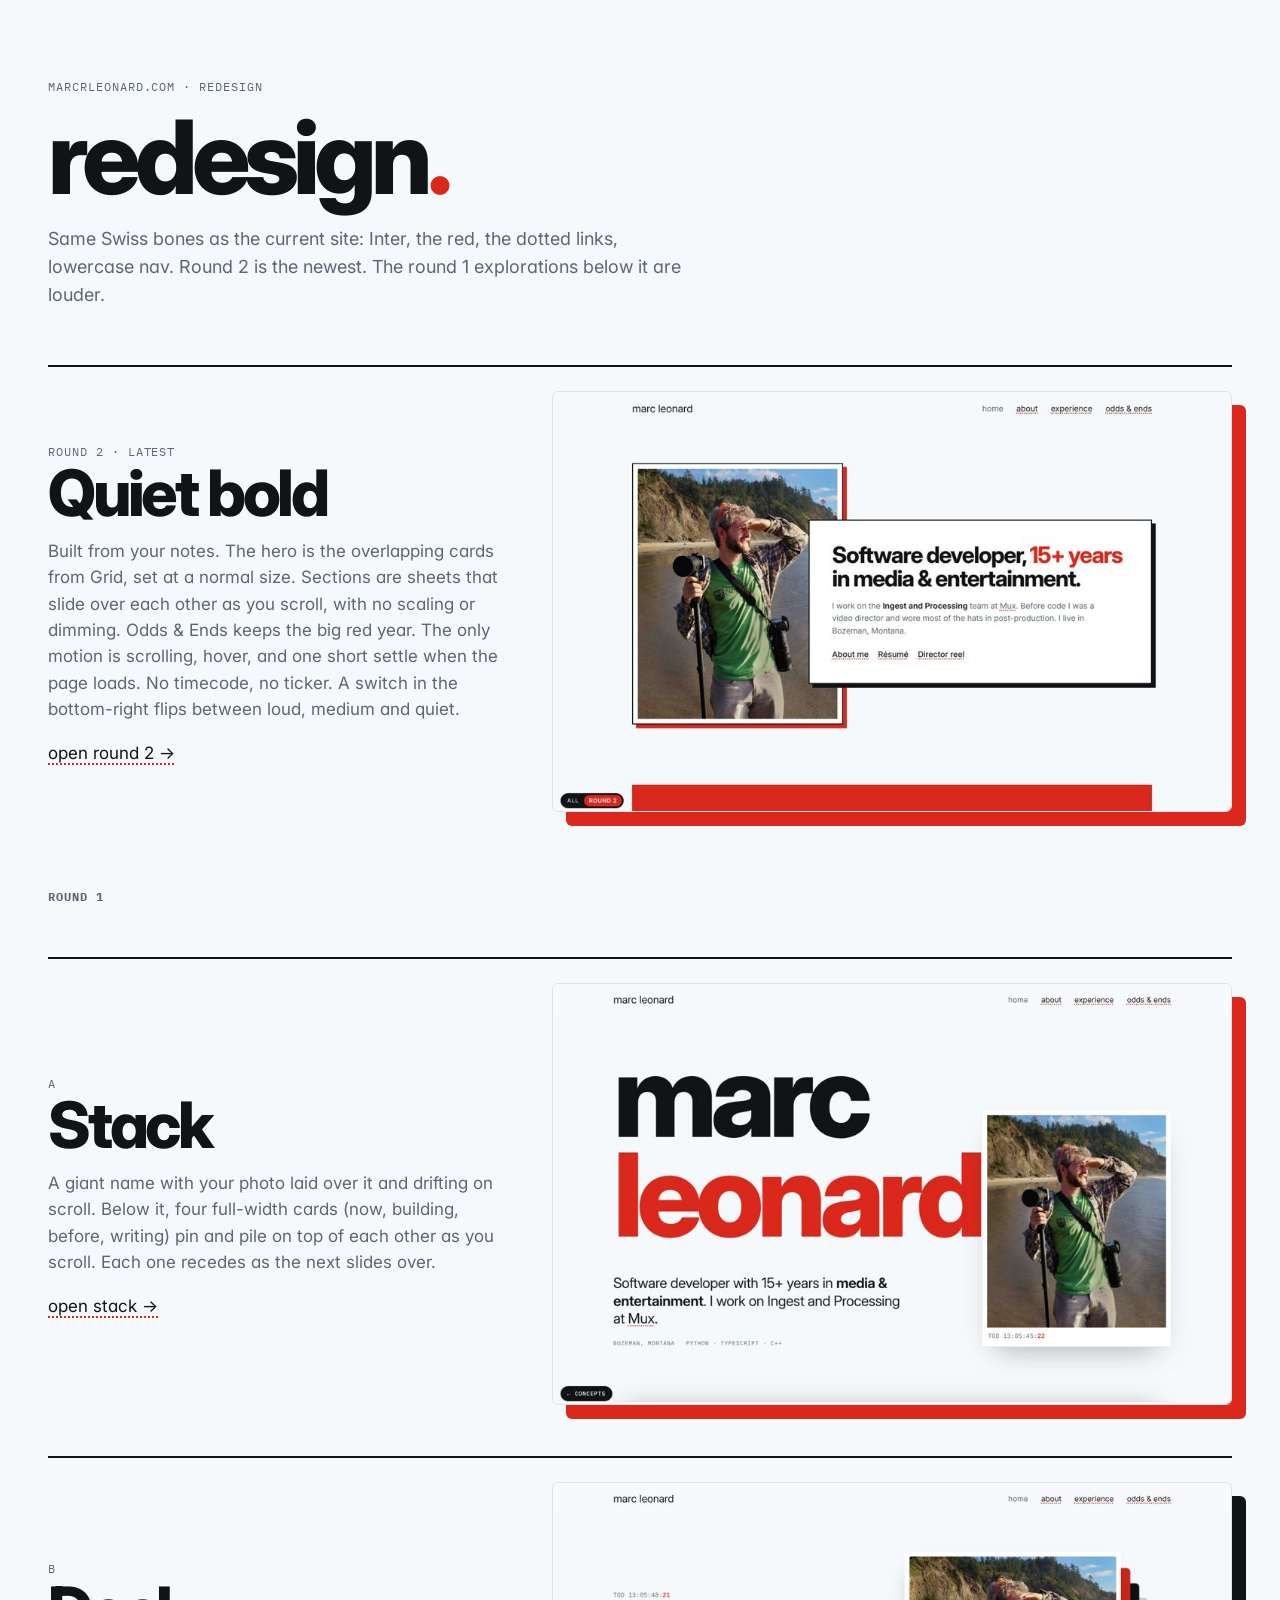
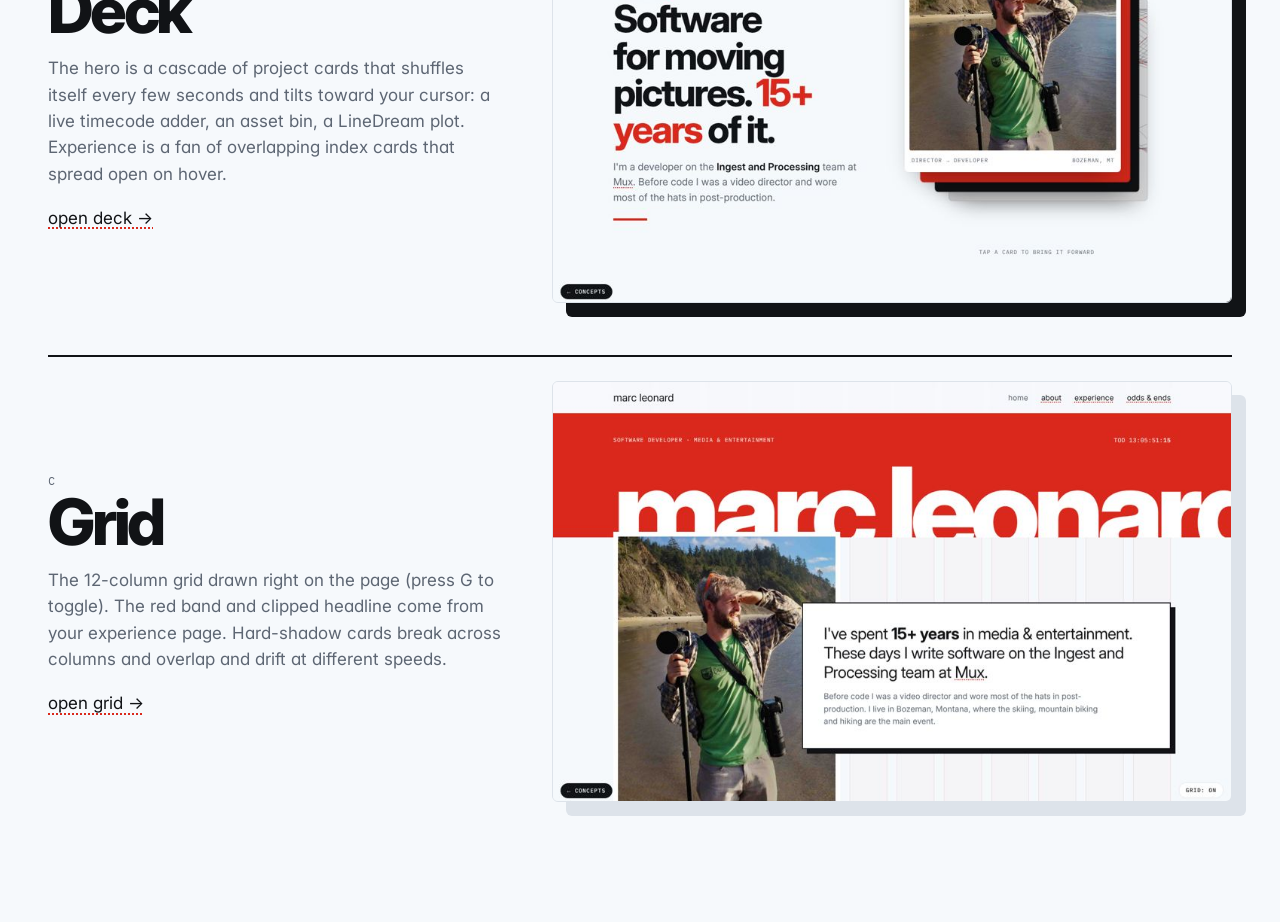
<file: designs/index.html>
<!doctype html>
<meta charset="utf-8">
<meta name="viewport" content="width=device-width, initial-scale=1, viewport-fit=cover">
<title>marcrleonard.com Redesign</title>
<link rel="preconnect" href="https://fonts.googleapis.com">
<link rel="preconnect" href="https://fonts.gstatic.com" crossorigin>
<link rel="stylesheet" href="https://fonts.googleapis.com/css2?family=Inter:opsz,wght@14..32,300..900&family=IBM+Plex+Mono:wght@400;500&display=swap">
<link rel="stylesheet" href="shared.css">
<script src="vt.js"></script>
<style>
/* Index of three directions: a plain Swiss list, each row a big thumbnail that lifts on hover. */
.intro { padding-block: clamp(32px, 6vw, 72px) 32px; }
.intro h1 { font-size: clamp(44px, 8vw, 112px); font-weight: 800; letter-spacing: -0.06em; line-height: .85; }
.intro h1 span { color: var(--red); }
.intro p { margin-top: 24px; max-width: 60ch; color: var(--muted); font-size: 18px; }
.list { display: grid; gap: clamp(28px, 4vw, 56px); padding-block: 24px 120px; }
.row { display: grid; grid-template-columns: 1fr 1.5fr; gap: clamp(20px, 4vw, 56px); align-items: center; text-decoration: none; border-top: 2px solid var(--ink); padding-top: 24px; }
.row > * { min-width: 0; }
.row h2 { font-size: clamp(36px, 5vw, 64px); font-weight: 800; letter-spacing: -0.05em; line-height: .95; }
.row p { margin-top: 14px; color: var(--muted); max-width: 46ch; }
.row .go { display: inline-block; margin-top: 18px; text-decoration: underline dotted var(--red); text-underline-offset: 4px; text-decoration-thickness: 2px; }
.shot { position: relative; }
.shot img { width: 100%; aspect-ratio: 900 / 558; object-fit: cover; object-position: top; border: 1px solid var(--line); border-radius: 6px; position: relative; z-index: 1; transition: transform .5s cubic-bezier(.2,.8,.2,1); }
.shot::before { content: ""; position: absolute; inset: 0; border-radius: 6px; background: var(--red); transform: translate(14px, 14px); transition: transform .5s cubic-bezier(.2,.8,.2,1); }
.row:nth-of-type(3) .shot::before { background: var(--ink); }
.row:nth-of-type(4) .shot::before { background: var(--line); }
.row:hover .shot img, .row:focus-visible .shot img { transform: translate(-6px, -6px); }
.row:hover .shot::before { transform: translate(20px, 20px); }
@media (max-width: 760px) { .row { grid-template-columns: 1fr; } .shot::before { transform: translate(8px, 8px); } }
</style>

<div class="wrap">
  <header class="intro">
    <span class="label">marcrleonard.com · redesign</span>
    <h1 style="margin-top:16px">redesign<span>.</span></h1>
    <p>Same Swiss bones as the current site: Inter, the red, the dotted links, lowercase nav. Round 2 is the newest. The round 1 explorations below it are louder.</p>
  </header>

  <div class="list">
    <a class="row" href="v2.html">
      <div>
        <span class="label">Round 2 · latest</span>
        <h2>Quiet bold</h2>
        <p>Built from your notes. The hero is the overlapping cards from Grid, set at a normal size. Sections are sheets that slide over each other as you scroll, with no scaling or dimming. Odds &amp; Ends keeps the big red year. The only motion is scrolling, hover, and one short settle when the page loads. No timecode, no ticker. A switch in the bottom-right flips between loud, medium and quiet.</p>
        <span class="go">open round 2 →</span>
      </div>
      <div class="shot"><img src="img/thumb-v2.jpg" alt="Preview of the round 2 design"></div>
    </a>
    <h2 class="label" style="margin-top:24px">Round 1</h2>
    <a class="row" href="stack.html">
      <div>
        <span class="label">A</span>
        <h2>Stack</h2>
        <p>A giant name with your photo laid over it and drifting on scroll. Below it, four full-width cards (now, building, before, writing) pin and pile on top of each other as you scroll. Each one recedes as the next slides over.</p>
        <span class="go">open stack →</span>
      </div>
      <div class="shot"><img style="view-transition-name: hero-stack" src="img/thumb-a.jpg" alt="Preview of the Stack concept"></div>
    </a>
    <a class="row" href="deck.html">
      <div>
        <span class="label">B</span>
        <h2>Deck</h2>
        <p>The hero is a cascade of project cards that shuffles itself every few seconds and tilts toward your cursor: a live timecode adder, an asset bin, a LineDream plot. Experience is a fan of overlapping index cards that spread open on hover.</p>
        <span class="go">open deck →</span>
      </div>
      <div class="shot"><img style="view-transition-name: hero-deck" src="img/thumb-b.jpg" alt="Preview of the Deck concept"></div>
    </a>
    <a class="row" href="grid.html">
      <div>
        <span class="label">C</span>
        <h2>Grid</h2>
        <p>The 12-column grid drawn right on the page (press G to toggle). The red band and clipped headline come from your experience page. Hard-shadow cards break across columns and overlap and drift at different speeds.</p>
        <span class="go">open grid →</span>
      </div>
      <div class="shot"><img style="view-transition-name: hero-grid" src="img/thumb-c.jpg" alt="Preview of the Grid concept"></div>
    </a>
  </div>
</div>
</file>
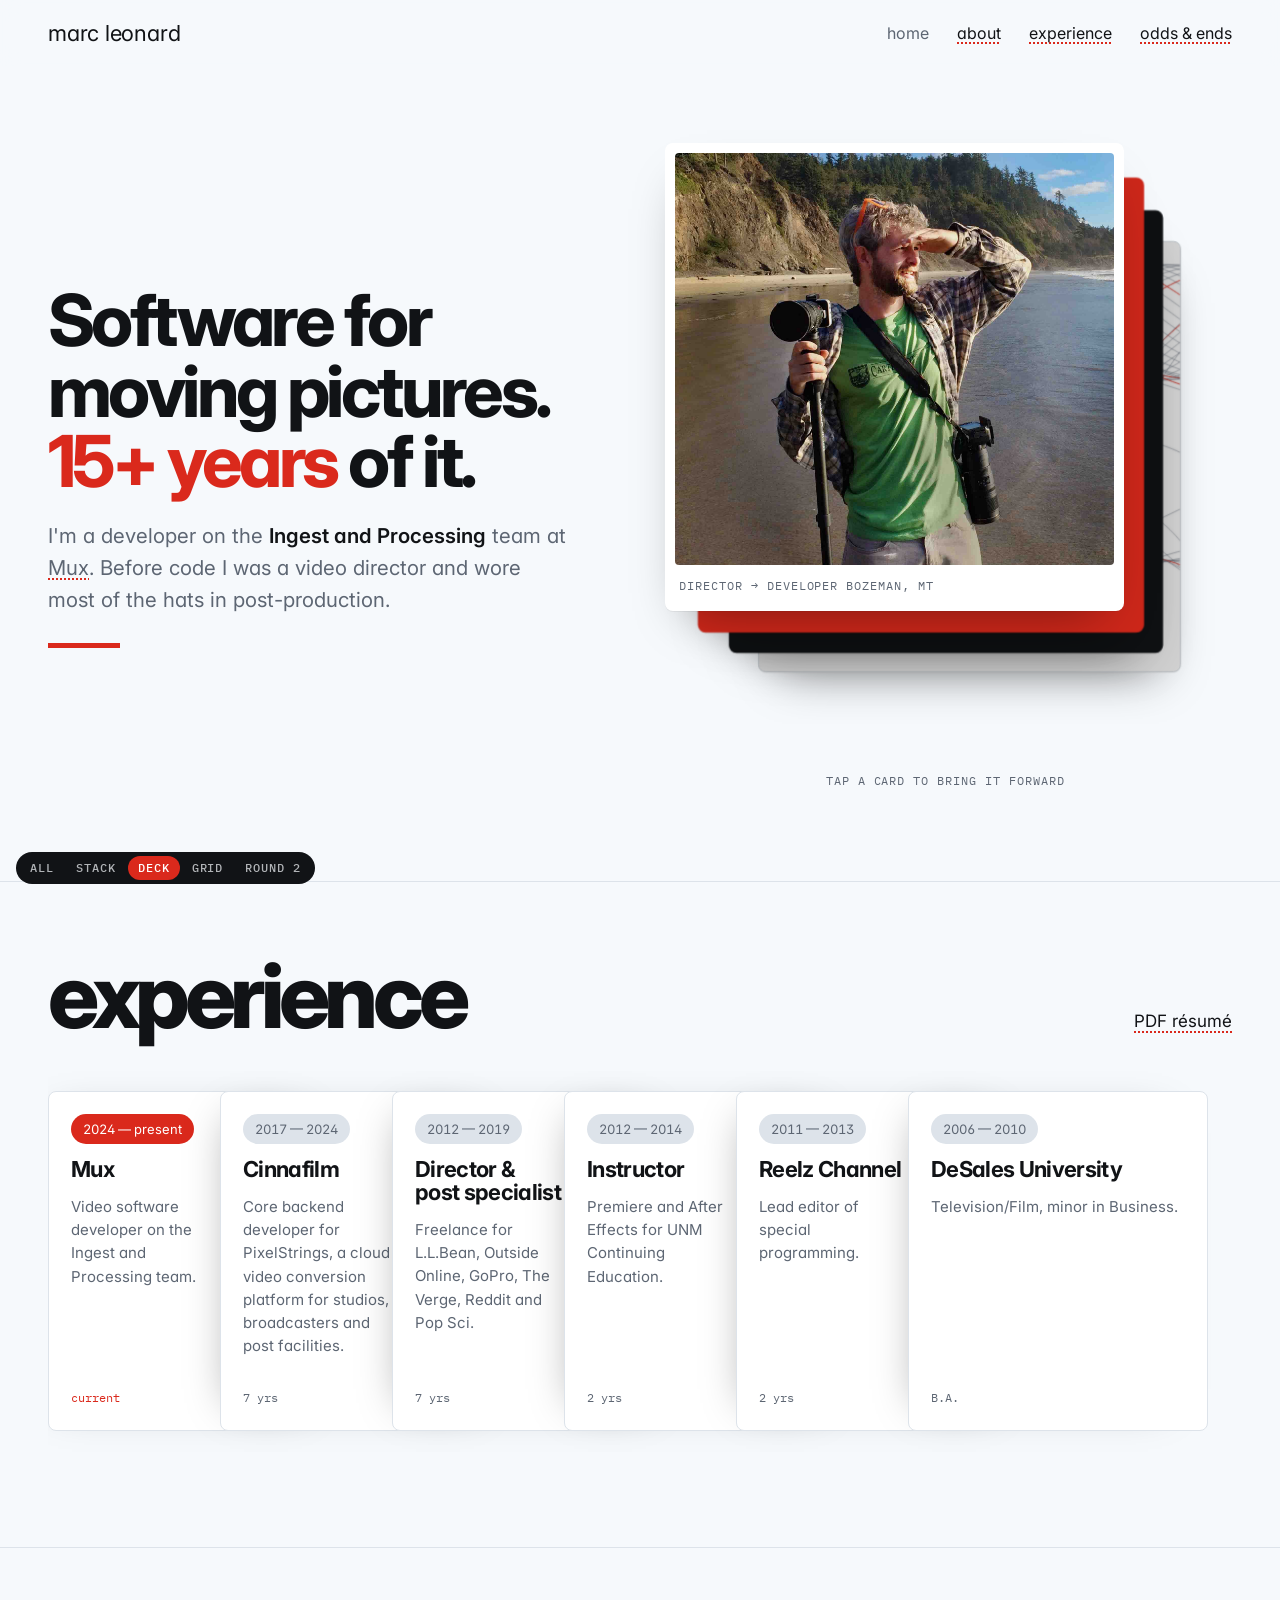
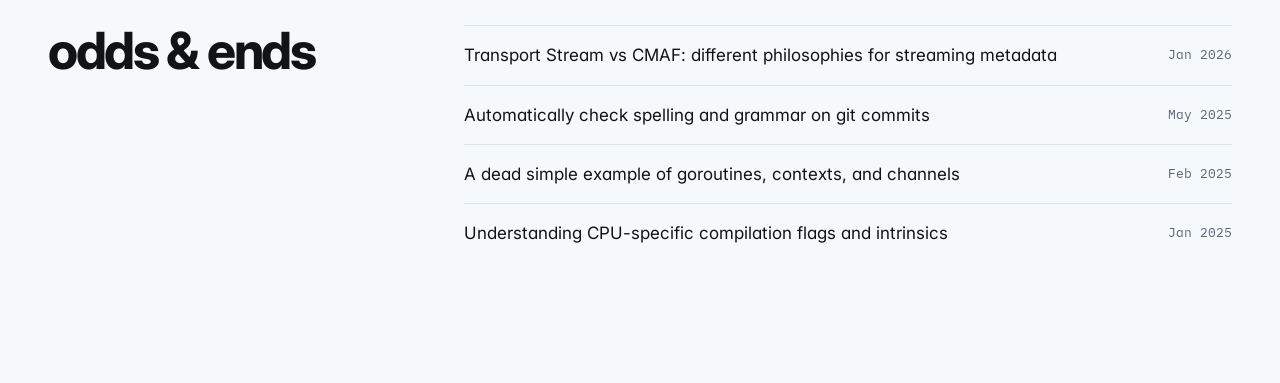
<file: designs/deck.html>
<!doctype html>
<html lang="en">
<head>
<meta charset="utf-8">
<meta name="viewport" content="width=device-width, initial-scale=1, viewport-fit=cover">
<title>Deck · marc leonard</title>
<link rel="preconnect" href="https://fonts.googleapis.com">
<link rel="preconnect" href="https://fonts.gstatic.com" crossorigin>
<link rel="stylesheet" href="https://fonts.googleapis.com/css2?family=Inter:opsz,wght@14..32,300..900&family=IBM+Plex+Mono:wght@400;500&display=swap">
<link rel="stylesheet" href="shared.css">
<script src="vt.js"></script>
<style>
/* Concept B — Deck: a cascade of big project cards that slowly shuffles itself,
   and a career laid out as overlapping index cards that fan open on hover. */

.hero { padding-block: clamp(28px, 6vw, 80px) clamp(48px, 7vw, 100px); }
.hero .wrap { display: grid; grid-template-columns: 1fr 1.05fr; gap: clamp(32px, 5vw, 80px); align-items: center; }
.hero .wrap > * { min-width: 0; }
.hello .label { display: block; margin-bottom: 20px; }
.hello h1 { font-size: clamp(40px, 5.6vw, 80px); font-weight: 750; letter-spacing: -0.05em; line-height: .98; }
.hello h1 em { font-style: normal; color: var(--red); }
.hello p { margin-top: 24px; font-size: clamp(18px, 1.6vw, 21px); max-width: 40ch; color: var(--muted); }
.hello p strong { color: var(--ink); font-weight: 600; }
.hello .rule { width: 72px; height: 5px; background: var(--red); margin: 28px 0 0; }

/* ---------- deck ---------- */
.deck-wrap { perspective: 1400px; }
.deck {
  position: relative; aspect-ratio: 1 / 1.02; max-width: 560px; margin-inline: auto;
  transform: rotateX(var(--rx, 0deg)) rotateY(var(--ry, 0deg));
  transform-style: preserve-3d; transition: transform .6s cubic-bezier(.2,.8,.2,1);
}
.card {
  --slot: 0;
  position: absolute; inset: 0 auto auto 0; width: 82%; height: 82%;
  border-radius: 8px; overflow: hidden; cursor: pointer;
  transform: translate3d(calc(var(--slot) * 5.6%), calc(var(--slot) * 5.6%), calc(var(--slot) * -40px));
  z-index: calc(10 - var(--slot));
  box-shadow: 0 1px 0 rgb(0 0 0 / .05), 0 24px 50px -24px rgb(0 0 0 / .4);
  transition: transform .8s cubic-bezier(.2,.8,.2,1), filter .8s;
  filter: brightness(calc(1 - var(--slot) * .06));
  display: flex; flex-direction: column; justify-content: space-between;
  padding: clamp(16px, 2.4vw, 26px);
  border: 0; text-align: left; font: inherit; color: inherit;
}
.card.leaving { transform: translate3d(-18%, 8%, 40px) rotate(-4deg); }
.card .top { display: flex; justify-content: space-between; gap: 12px; align-items: baseline; position: relative; z-index: 1; }
.card h3 { font-size: clamp(26px, 3.2vw, 42px); font-weight: 750; letter-spacing: -0.04em; line-height: 1; position: relative; z-index: 1; }
.card .sub { font-size: 15px; opacity: .8; margin-top: 8px; position: relative; z-index: 1; }

.c-photo { background: var(--card); padding: 10px 10px 16px; }
.c-photo img { width: 100%; flex: 1; min-height: 0; object-fit: cover; object-position: 50% 28%; border-radius: 4px; }
.c-photo .cap { display: flex; justify-content: space-between; padding: 12px 4px 0; gap: 8px; }

.c-tct { background: var(--red); color: var(--on-red); }
.c-tct .readout { font-family: var(--mono); font-variant-numeric: tabular-nums; font-size: clamp(15px, 2vw, 22px); line-height: 1.6; }
.c-tct .readout .sum { border-top: 2px solid currentColor; display: inline-block; padding-top: 4px; margin-top: 4px; font-weight: 500; }

.c-av { background: var(--ink); color: var(--paper); }
.c-av .bins { display: grid; grid-template-columns: repeat(4, 1fr); gap: 6px; }
.c-av .bins span { aspect-ratio: 16 / 9; border-radius: 2px; background: color-mix(in srgb, var(--paper) 14%, transparent); position: relative; overflow: hidden; }
.c-av .bins span:nth-child(3n+1) { background: color-mix(in srgb, var(--red) 70%, transparent); }
.c-av .bins span::after { content: ""; position: absolute; inset: 0; background: linear-gradient(90deg, transparent, rgb(255 255 255 / .18), transparent); transform: translateX(-100%); animation: sweep 3.2s infinite; animation-delay: calc(var(--d, 0) * 120ms); }
@keyframes sweep { to { transform: translateX(100%); } }
.c-av .fname { font-family: var(--mono); font-size: 12px; opacity: .7; }

.c-ld { background: var(--card); color: var(--ink); border: 1px solid var(--line); }
.c-ld canvas { position: absolute; inset: 0; width: 100%; height: 100%; }

.deck-hint { text-align: center; margin-top: clamp(24px, 6vw, 18px); padding-top: 6%; }

/* ---------- experience: overlapping index cards ---------- */
.exp { padding-block: clamp(40px, 6vw, 80px); border-top: 1px solid var(--line); }
.exp-head { display: flex; justify-content: space-between; align-items: end; gap: 16px; flex-wrap: wrap; margin-bottom: 36px; }
.exp-head h2 { font-size: clamp(40px, 7vw, 104px); font-weight: 800; letter-spacing: -0.06em; line-height: .85; }
.fan-scroll { overflow-x: auto; padding: 20px 0 40px; scrollbar-width: thin; }
.fan { display: flex; padding-right: 200px; width: max-content; }
.job {
  flex: 0 0 300px; min-height: 340px; margin-left: -128px;
  background: var(--card); border: 1px solid var(--line); border-radius: 8px;
  padding: 22px; display: flex; flex-direction: column; gap: 14px;
  box-shadow: -18px 0 40px -28px rgb(0 0 0 / .35);
  transition: transform .5s cubic-bezier(.2,.8,.2,1);
  position: relative;
}
.job:first-child { margin-left: 0; }
.job > * { max-width: 150px; }
.job:last-child > * { max-width: none; }
.job:hover, .job:focus-within { transform: translateY(-14px); }
.job:hover ~ .job, .job:focus-within ~ .job { transform: translateX(150px); }
.pill { align-self: flex-start; font-size: 13px; padding: 5px 12px; border-radius: 999px; background: var(--line); color: var(--muted); font-variant-numeric: tabular-nums; }
.job.current .pill { background: var(--red); color: var(--on-red); }
.job h3 { font-size: 22px; font-weight: 700; letter-spacing: -0.03em; line-height: 1.05; }
.job p { font-size: 15px; color: var(--muted); }
.job .idx { margin-top: auto; font-family: var(--mono); font-size: 12px; color: var(--muted); }
.job.current .idx { color: var(--red); }

.writing { padding-block: clamp(40px, 6vw, 80px) 120px; border-top: 1px solid var(--line); }
.writing .wrap { display: grid; grid-template-columns: 1fr 2fr; gap: 32px; }
.writing .wrap > * { min-width: 0; }
.writing h2 { font-size: clamp(32px, 4vw, 52px); font-weight: 750; letter-spacing: -0.045em; line-height: 1; }
.writing ol { list-style: none; margin: 0; padding: 0; }
.writing li a { display: flex; gap: 20px; justify-content: space-between; padding: 16px 0; border-top: 1px solid var(--line); text-decoration: none; transition: padding .35s cubic-bezier(.2,.8,.2,1), color .2s; }
.writing li a:hover { padding-left: 12px; color: var(--red); }
.writing li .d { font-family: var(--mono); font-size: 13px; color: var(--muted); white-space: nowrap; padding-top: 3px; }

@media (max-width: 820px) {
  .hero .wrap { grid-template-columns: 1fr; }
  .deck { max-width: 420px; }
  .writing .wrap { grid-template-columns: 1fr; }
}
@media (max-width: 560px) {
  .fan-scroll { overflow: visible; }
  .fan { flex-direction: column; width: auto; padding-right: 0; }
  .job { flex: none; min-height: 0; margin-left: 0; margin-top: -40px; box-shadow: 0 -14px 30px -22px rgb(0 0 0 / .35); }
  .job:first-child { margin-top: 0; }
  .job:hover ~ .job, .job:focus-within ~ .job { transform: none; }
  .job .idx { margin-top: 8px; }
  .job > * { max-width: none; }
}
@media (prefers-reduced-motion: reduce) { .deck { transform: none; } }
</style>
</head>
<body>

<header class="site-head">
  <div class="wrap">
    <div class="logo">marc leonard</div>
    <nav><span>home</span><a href="#">about</a><a href="#">experience</a><a href="#">odds &amp; ends</a></nav>
  </div>
</header>

<section class="hero" style="view-transition-name: hero-deck">
  <div class="wrap">
    <div class="hello">
      <h1>Software for moving pictures. <em>15+ years</em> of it.</h1>
      <p>I'm a developer on the <strong>Ingest and Processing</strong> team at <a href="https://mux.com">Mux</a>. Before code I was a video director and wore most of the hats in post-production.</p>
      <div class="rule"></div>
    </div>

    <div class="deck-wrap">
      <div class="deck" id="deck">
        <button class="card c-photo" aria-label="Photo of Marc">
          <img src="img/me_2.jpg" alt="">
          <div class="cap"><span class="label">director → developer</span><span class="label">Bozeman, MT</span></div>
        </button>
        <button class="card c-tct" aria-label="TimecodeTool">
          <div class="top"><span class="label" style="color:inherit">side project · 2024</span><span class="label" style="color:inherit">cli</span></div>
          <div class="readout" id="tct">01:00:00:00<br>+ 00:00:10:12<br><span class="sum">= 01:00:10:12</span></div>
          <div><h3>TimecodeTool</h3><div class="sub">Validate timecode. Calculate spans.</div></div>
        </button>
        <button class="card c-av" aria-label="Asset Veranda">
          <div class="top"><span class="label" style="color:inherit">side project · 2023</span><span class="fname">A001_C003.mov</span></div>
          <div class="bins">
            <span style="--d:0"></span><span style="--d:1"></span><span style="--d:2"></span><span style="--d:3"></span>
            <span style="--d:4"></span><span style="--d:5"></span><span style="--d:6"></span><span style="--d:7"></span>
          </div>
          <div><h3>Asset Veranda</h3><div class="sub">Media asset management for producers and editors.</div></div>
        </button>
        <button class="card c-ld" aria-label="LineDream">
          <canvas id="ld"></canvas>
          <div class="top"><span class="label">side project · 2020</span><span class="label">python</span></div>
          <div><h3>LineDream</h3><div class="sub">Generative art for pen plotters.</div></div>
        </button>
      </div>
      <div class="deck-hint label">tap a card to bring it forward</div>
    </div>
  </div>
</section>

<section class="exp">
  <div class="wrap">
    <div class="exp-head">
      <h2>experience</h2>
      <a href="https://marcrleonard.com/resume">PDF résumé</a>
    </div>
    <div class="fan-scroll">
      <div class="fan">
        <article class="job current" tabindex="0"><span class="pill">2024 — present</span><h3>Mux</h3><p>Video software developer on the Ingest and Processing team.</p><span class="idx">current</span></article>
        <article class="job" tabindex="0"><span class="pill">2017 — 2024</span><h3>Cinnafilm</h3><p>Core backend developer for PixelStrings, a cloud video conversion platform for studios, broadcasters and post facilities.</p><span class="idx">7 yrs</span></article>
        <article class="job" tabindex="0"><span class="pill">2012 — 2019</span><h3>Director &amp; post specialist</h3><p>Freelance for L.L.Bean, Outside Online, GoPro, The Verge, Reddit and Pop Sci.</p><span class="idx">7 yrs</span></article>
        <article class="job" tabindex="0"><span class="pill">2012 — 2014</span><h3>Instructor</h3><p>Premiere and After Effects for UNM Continuing Education.</p><span class="idx">2 yrs</span></article>
        <article class="job" tabindex="0"><span class="pill">2011 — 2013</span><h3>Reelz Channel</h3><p>Lead editor of special programming.</p><span class="idx">2 yrs</span></article>
        <article class="job" tabindex="0"><span class="pill">2006 — 2010</span><h3>DeSales University</h3><p>Television/Film, minor in Business.</p><span class="idx">B.A.</span></article>
      </div>
    </div>
  </div>
</section>

<section class="writing">
  <div class="wrap">
    <h2>odds &amp; ends</h2>
    <ol>
      <li><a href="https://marcrleonard.com/blog/2026/1/cmaf-vs-ts-metadata"><span>Transport Stream vs CMAF: different philosophies for streaming metadata</span><span class="d">Jan 2026</span></a></li>
      <li><a href="https://marcrleonard.com/blog/2025/5/pre-commit-hooks-spell-grammar"><span>Automatically check spelling and grammar on git commits</span><span class="d">May 2025</span></a></li>
      <li><a href="https://marcrleonard.com/blog/2025/2/dead-simple-goroutines-contexts-channels"><span>A dead simple example of goroutines, contexts, and channels</span><span class="d">Feb 2025</span></a></li>
      <li><a href="https://marcrleonard.com/blog/2025/1/understanding-cpu-specific-compilation-flags-and-intrinsics"><span>Understanding CPU-specific compilation flags and intrinsics</span><span class="d">Jan 2025</span></a></li>
    </ol>
  </div>
</section>

<nav class="switcher" aria-label="Concepts"><a href="index.html">all</a><a href="stack.html">stack</a><span aria-current="page">deck</span><a href="grid.html">grid</a><a href="v2.html">round 2</a></nav>

<script>
(function () {
  const reduce = matchMedia("(prefers-reduced-motion: reduce)").matches;
  const deck = document.getElementById("deck");
  let order = [...deck.querySelectorAll(".card")];
  const layout = () => order.forEach((c, i) => c.style.setProperty("--slot", i));
  layout();

  // send the front card to the back
  function cycle() {
    const top = order[0];
    top.classList.add("leaving");
    setTimeout(() => { top.classList.remove("leaving"); order.push(order.shift()); layout(); }, 420);
  }
  let timer = reduce ? null : setInterval(cycle, 4200);
  order.forEach((c) => c.addEventListener("click", () => {
    clearInterval(timer); timer = null;
    if (order[0] === c) { cycle(); return; }
    order = [c, ...order.filter((x) => x !== c)]; layout();
  }));

  // subtle tilt toward the pointer
  if (!reduce && matchMedia("(pointer: fine)").matches) {
    deck.parentElement.addEventListener("pointermove", (e) => {
      const r = deck.getBoundingClientRect();
      const x = (e.clientX - r.left) / r.width - .5, y = (e.clientY - r.top) / r.height - .5;
      deck.style.setProperty("--ry", (x * 8).toFixed(2) + "deg");
      deck.style.setProperty("--rx", (y * -6).toFixed(2) + "deg");
    });
    deck.parentElement.addEventListener("pointerleave", () => { deck.style.setProperty("--ry", "0deg"); deck.style.setProperty("--rx", "0deg"); });
  }

  // TimecodeTool card: a span that keeps adding at 24fps
  const tct = document.getElementById("tct");
  const fmt = (f) => { const p = (n) => String(n).padStart(2, "0"); return `${p(Math.floor(f / 86400))}:${p(Math.floor(f / 1440) % 60)}:${p(Math.floor(f / 24) % 60)}:${p(f % 24)}`; };
  let add = 252;
  if (!reduce) setInterval(() => { add = (add + 1) % 2000; tct.innerHTML = `01:00:00:00<br>+ ${fmt(add)}<br><span class="sum">= ${fmt(86400 + add)}</span>`; }, 1000 / 24);

  // LineDream card: plotter-style flow lines, drawn once per resize
  const cv = document.getElementById("ld");
  function draw() {
    const r = cv.getBoundingClientRect(), dpr = devicePixelRatio || 1;
    cv.width = r.width * dpr; cv.height = r.height * dpr;
    const g = cv.getContext("2d"); g.scale(dpr, dpr);
    const css = getComputedStyle(document.documentElement);
    g.lineWidth = 1;
    for (let k = 0; k < 46; k++) {
      g.strokeStyle = k % 9 === 0 ? css.getPropertyValue("--red") : css.getPropertyValue("--muted");
      g.globalAlpha = k % 9 === 0 ? .9 : .45;
      g.beginPath();
      let x = -10, y = r.height * .12 + k * (r.height * .5 / 46);
      g.moveTo(x, y);
      while (x < r.width + 10) {
        const a = Math.sin(x * .012 + k * .21) * .7 + Math.cos(y * .02) * .35;
        x += 4 * Math.cos(a); y += 4 * Math.sin(a);
        g.lineTo(x, y);
      }
      g.stroke();
    }
  }
  draw(); addEventListener("resize", draw);
})();
</script>
</body>
</html>
</file>
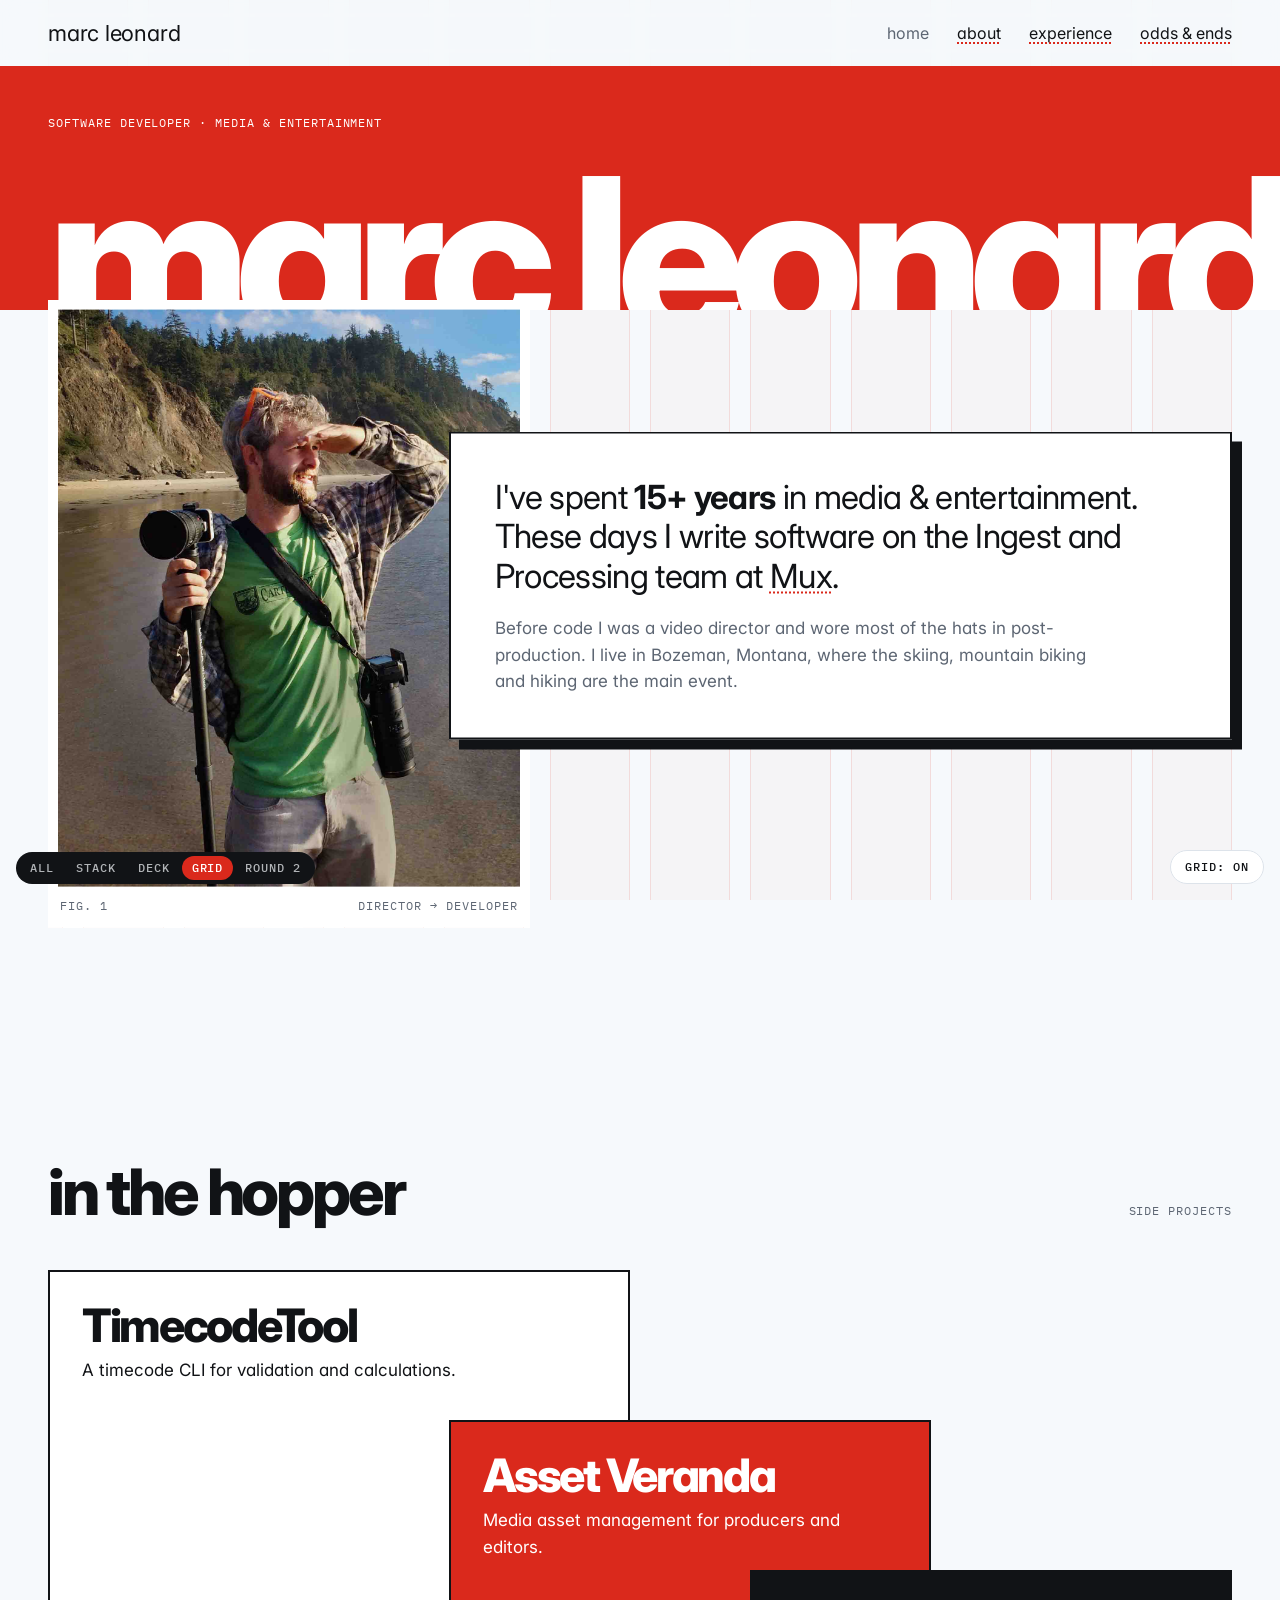
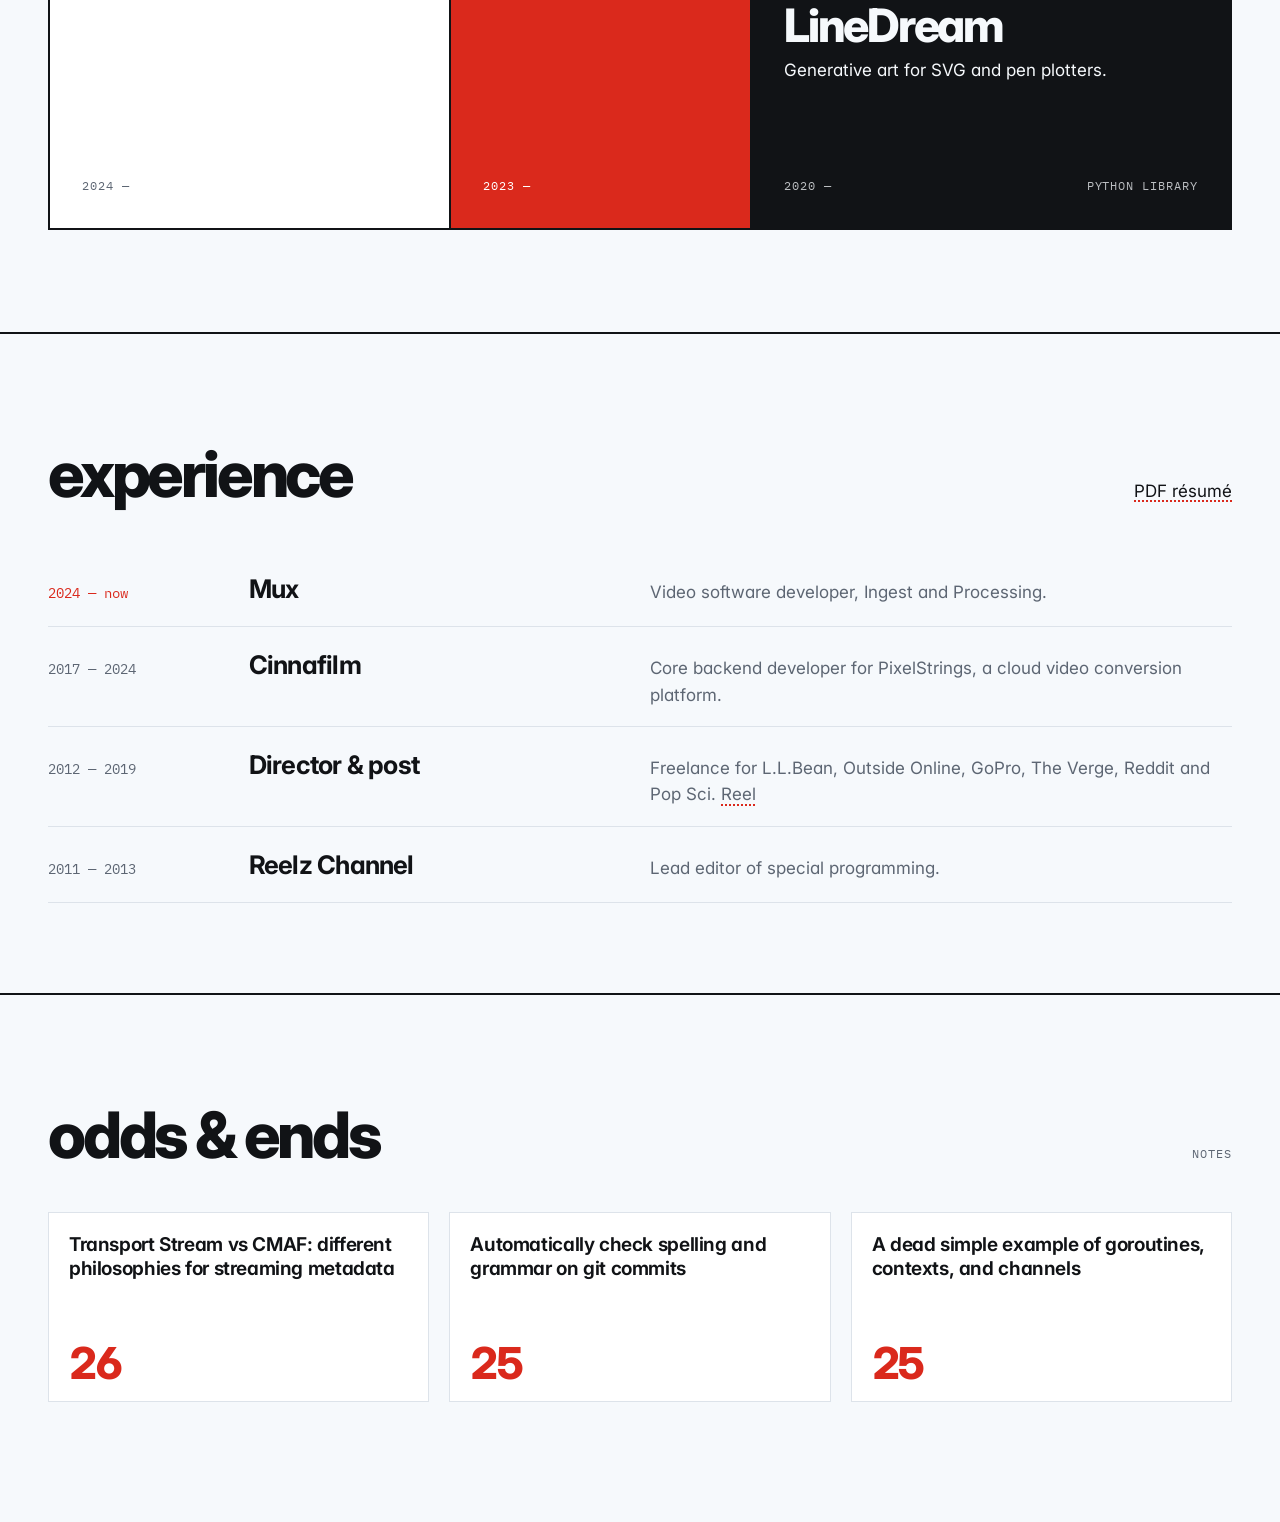
<file: designs/grid.html>
<!doctype html>
<html lang="en">
<head>
<meta charset="utf-8">
<meta name="viewport" content="width=device-width, initial-scale=1, viewport-fit=cover">
<title>Grid · marc leonard</title>
<link rel="preconnect" href="https://fonts.googleapis.com">
<link rel="preconnect" href="https://fonts.gstatic.com" crossorigin>
<link rel="stylesheet" href="https://fonts.googleapis.com/css2?family=Inter:opsz,wght@14..32,300..900&family=IBM+Plex+Mono:wght@400;500&display=swap">
<link rel="stylesheet" href="shared.css">
<script src="vt.js"></script>
<style>
/* Concept C — Grid: the 12-column grid is drawn on the page, the red band and
   clipped headline come from the current site, and cards break across columns
   and overlap, drifting at slightly different speeds as you scroll. */

.cols { display: grid; grid-template-columns: repeat(12, minmax(0, 1fr)); column-gap: 20px; }

.gridlines { position: fixed; inset: 0; pointer-events: none; z-index: 0; transition: opacity .4s; }
.gridlines .wrap { height: 100%; }
.gridlines .cols { height: 100%; }
.gridlines span { border-inline: 1px solid color-mix(in srgb, var(--red) 12%, transparent); background: color-mix(in srgb, var(--red) 2.5%, transparent); }
body.nogrid .gridlines { opacity: 0; }
main, .site-head, footer { position: relative; z-index: 1; }

.band { background: var(--red); color: var(--on-red); overflow: hidden; }
.band .wrap { padding-top: clamp(24px, 4vw, 48px); }
.band .meta { display: flex; justify-content: space-between; gap: 12px; flex-wrap: wrap; }
.band .meta .label, .band .meta .tc, .band .meta .tc b { color: var(--on-red); }
.band h1 {
  font-size: clamp(72px, 17.5vw, 260px); font-weight: 800; letter-spacing: -0.065em;
  line-height: .78; margin-top: clamp(16px, 3vw, 40px); margin-bottom: -0.16em;
  white-space: nowrap; text-transform: lowercase;
  transform: translateX(var(--hx, 0px));
}

.stage { padding-bottom: clamp(48px, 8vw, 120px); }
.stage .cols { align-items: start; }
.p-photo {
  grid-column: 1 / span 5; grid-row: 1; margin-top: clamp(-140px, -10vw, -60px);
  background: var(--card); padding: 10px; position: relative; z-index: 2;
}
.p-photo img { aspect-ratio: 4 / 5; object-fit: cover; object-position: 50% 30%; width: 100%; }
.p-photo figcaption { display: flex; justify-content: space-between; padding: 10px 2px 2px; }
.p-intro {
  grid-column: 5 / span 8; grid-row: 1; margin-top: clamp(48px, 9vw, 140px);
  background: var(--card); border: 2px solid var(--ink); box-shadow: 10px 10px 0 var(--ink);
  padding: clamp(22px, 3.4vw, 44px); position: relative; z-index: 3;
}
.p-intro p.big { font-size: clamp(22px, 2.6vw, 34px); line-height: 1.2; letter-spacing: -0.02em; }
.p-intro p.big strong { font-weight: 700; }
.p-intro p + p { margin-top: 18px; color: var(--muted); max-width: 56ch; }

[data-speed] { transform: translate3d(0, var(--sy, 0px), 0); will-change: transform; }


/* overlapping project cards that step across the grid */
.projects { padding-block: clamp(56px, 8vw, 120px); }
.sect-head { display: flex; justify-content: space-between; align-items: baseline; gap: 16px; flex-wrap: wrap; margin-bottom: 28px; }
.sect-head h2 { font-size: clamp(36px, 5vw, 64px); font-weight: 800; letter-spacing: -0.05em; }
.steps .cols { grid-auto-rows: auto; }
.proj {
  position: relative; padding: clamp(20px, 2.6vw, 32px); min-height: 260px;
  display: flex; flex-direction: column; justify-content: space-between; gap: 28px;
  border: 2px solid var(--ink); text-decoration: none;
  transition: transform .45s cubic-bezier(.2,.8,.2,1), box-shadow .45s cubic-bezier(.2,.8,.2,1);
}
.proj:hover, .proj:focus-visible { transform: translate(-6px, -6px); box-shadow: 12px 12px 0 var(--ink); z-index: 9; }
.proj h3 { font-size: clamp(30px, 3.6vw, 52px); font-weight: 800; letter-spacing: -0.05em; line-height: .95; }
.proj p { max-width: 34ch; }
.proj .row { display: flex; justify-content: space-between; gap: 12px; }
.proj:nth-child(1) { grid-column: 1 / span 6; grid-row: 1; background: var(--card); z-index: 1; }
.proj:nth-child(2) { grid-column: 5 / span 5; grid-row: 1; margin-top: 150px; background: var(--red); color: var(--on-red); z-index: 2; }
.proj:nth-child(2) .label { color: inherit; }
.proj:nth-child(3) { grid-column: 8 / span 5; grid-row: 1; margin-top: 300px; background: var(--ink); color: var(--paper); z-index: 3; }
.proj:nth-child(3) .label { color: inherit; opacity: .75; }

.history { padding-block: clamp(48px, 7vw, 100px); border-top: 2px solid var(--ink); }
.history ol { list-style: none; padding: 0; margin: 0; }
.history li { padding-block: 18px; border-bottom: 1px solid var(--line); align-items: baseline; }
.history .yr { grid-column: 1 / span 2; font-family: var(--mono); font-size: 14px; font-variant-numeric: tabular-nums; color: var(--muted); }
.history .what { grid-column: 3 / span 4; font-size: clamp(20px, 2vw, 26px); font-weight: 700; letter-spacing: -0.03em; }
.history .why { grid-column: 7 / span 6; color: var(--muted); }
.history li.now .yr { color: var(--red); }

.writing { padding-block: clamp(48px, 7vw, 100px) 120px; border-top: 2px solid var(--ink); }
.writing .cols { row-gap: 20px; }
.post {
  grid-column: span 4; background: var(--card); border: 1px solid var(--line); padding: 20px;
  display: flex; flex-direction: column; gap: 40px; justify-content: space-between; text-decoration: none; min-height: 190px;
  transition: border-color .2s, transform .35s cubic-bezier(.2,.8,.2,1);
}
.post:hover { border-color: var(--red); transform: translateY(-4px); }
.post .t { font-size: 19px; font-weight: 650; letter-spacing: -0.02em; line-height: 1.25; }
.post .y { font-size: 44px; font-weight: 800; letter-spacing: -0.05em; color: var(--red); line-height: .8; font-variant-numeric: tabular-nums; }

.toggle {
  position: fixed; right: 16px; bottom: calc(16px + env(safe-area-inset-bottom, 0px)); z-index: 60;
  font: 500 12px/1 var(--mono); text-transform: uppercase; letter-spacing: .08em;
  background: var(--card); color: var(--ink); border: 1px solid var(--line); padding: 10px 14px; border-radius: 999px; cursor: pointer;
}

@media (max-width: 860px) {
  .cols { column-gap: 12px; }
  .p-photo { grid-column: 1 / span 8; }
  .p-intro { grid-column: 3 / span 10; grid-row: 2; margin-top: -80px; }
  .proj:nth-child(n) { grid-column: 1 / -1; grid-row: auto; margin-top: -24px; min-height: 0; }
  .proj:nth-child(1) { margin-top: 0; margin-right: 12%; }
  .proj:nth-child(2) { margin-inline: 6% 6%; }
  .proj:nth-child(3) { margin-left: 12%; }
  .history .yr { grid-column: 1 / -1; }
  .history .what { grid-column: 1 / -1; }
  .history .why { grid-column: 1 / -1; }
  .post { grid-column: span 6; }
}
@media (max-width: 520px) {
  .gridlines .cols span:nth-child(n+7) { display: none; }
  .gridlines .cols { grid-template-columns: repeat(6, 1fr); }
  .post { grid-column: 1 / -1; }
  .p-intro { box-shadow: 6px 6px 0 var(--ink); }
}
@media (prefers-reduced-motion: reduce) { [data-speed], .band h1 { transform: none; } }
</style>
</head>
<body>

<div class="gridlines" aria-hidden="true"><div class="wrap"><div class="cols"><span></span><span></span><span></span><span></span><span></span><span></span><span></span><span></span><span></span><span></span><span></span><span></span></div></div></div>

<header class="site-head">
  <div class="wrap">
    <div class="logo">marc leonard</div>
    <nav><span>home</span><a href="#">about</a><a href="#">experience</a><a href="#">odds &amp; ends</a></nav>
  </div>
</header>

<main>
  <section class="band" style="view-transition-name: hero-grid">
    <div class="wrap">
      <div class="meta"><span class="label">software developer · media &amp; entertainment</span></div>
      <h1 id="headline">marc leonard</h1>
    </div>
  </section>

  <section class="stage">
    <div class="wrap cols">
      <figure class="p-photo" data-speed="-0.06" style="margin:0">
        <img src="img/me_2.jpg" alt="Marc on a beach holding a camera on a monopod">
        <figcaption><span class="label">fig. 1</span><span class="label">director → developer</span></figcaption>
      </figure>
      <div class="p-intro" data-speed="0.05">
        <p class="big">I've spent <strong>15+ years</strong> in media &amp; entertainment. These days I write software on the Ingest and Processing team at <a href="https://mux.com">Mux</a>.</p>
        <p>Before code I was a video director and wore most of the hats in post-production. I live in Bozeman, Montana, where the skiing, mountain biking and hiking are the main event.</p>
      </div>
    </div>
  </section>


  <section class="projects steps">
    <div class="wrap">
      <div class="sect-head"><h2>in the hopper</h2><span class="label">side projects</span></div>
      <div class="cols">
        <a class="proj" href="https://timecodetool.com/">
          <div><h3>TimecodeTool</h3><p style="margin-top:10px">A timecode CLI for validation and calculations.</p></div>
          <div class="row"><span class="label">2024 —</span><span class="label">cli</span></div>
        </a>
        <a class="proj" href="https://assetveranda.com">
          <div><h3>Asset Veranda</h3><p style="margin-top:10px">Media asset management for producers and editors.</p></div>
          <div class="row"><span class="label">2023 —</span><span class="label">web app</span></div>
        </a>
        <a class="proj" href="https://linedream.marcrleonard.com">
          <div><h3>LineDream</h3><p style="margin-top:10px">Generative art for SVG and pen plotters.</p></div>
          <div class="row"><span class="label">2020 —</span><span class="label">python library</span></div>
        </a>
      </div>
    </div>
  </section>

  <section class="history">
    <div class="wrap">
      <div class="sect-head"><h2>experience</h2><a href="https://marcrleonard.com/resume">PDF résumé</a></div>
      <ol>
        <li class="cols now"><span class="yr">2024 — now</span><span class="what">Mux</span><span class="why">Video software developer, Ingest and Processing.</span></li>
        <li class="cols"><span class="yr">2017 — 2024</span><span class="what">Cinnafilm</span><span class="why">Core backend developer for PixelStrings, a cloud video conversion platform.</span></li>
        <li class="cols"><span class="yr">2012 — 2019</span><span class="what">Director &amp; post</span><span class="why">Freelance for L.L.Bean, Outside Online, GoPro, The Verge, Reddit and Pop Sci. <a href="https://video.marcrleonard.com">Reel</a></span></li>
        <li class="cols"><span class="yr">2011 — 2013</span><span class="what">Reelz Channel</span><span class="why">Lead editor of special programming.</span></li>
      </ol>
    </div>
  </section>

  <section class="writing">
    <div class="wrap">
      <div class="sect-head"><h2>odds &amp; ends</h2><span class="label">notes</span></div>
      <div class="cols">
        <a class="post" href="https://marcrleonard.com/blog/2026/1/cmaf-vs-ts-metadata"><span class="t">Transport Stream vs CMAF: different philosophies for streaming metadata</span><span class="y">26</span></a>
        <a class="post" href="https://marcrleonard.com/blog/2025/5/pre-commit-hooks-spell-grammar"><span class="t">Automatically check spelling and grammar on git commits</span><span class="y">25</span></a>
        <a class="post" href="https://marcrleonard.com/blog/2025/2/dead-simple-goroutines-contexts-channels"><span class="t">A dead simple example of goroutines, contexts, and channels</span><span class="y">25</span></a>
      </div>
    </div>
  </section>
</main>

<nav class="switcher" aria-label="Concepts"><a href="index.html">all</a><a href="stack.html">stack</a><a href="deck.html">deck</a><span aria-current="page">grid</span><a href="v2.html">round 2</a></nav>
<button class="toggle" id="gt" type="button">grid: on</button>

<script>
(function () {
  const gt = document.getElementById("gt");
  const setGrid = (on) => { document.body.classList.toggle("nogrid", !on); gt.textContent = "grid: " + (on ? "on" : "off"); };
  gt.addEventListener("click", () => setGrid(document.body.classList.contains("nogrid")));
  addEventListener("keydown", (e) => { if ((e.key === "g" || e.key === "G") && !e.metaKey && !e.ctrlKey) gt.click(); });

  if (matchMedia("(prefers-reduced-motion: reduce)").matches) return;
  const layers = [...document.querySelectorAll("[data-speed]")];
  const head = document.getElementById("headline");
  let ticking = false;
  function update() {
    ticking = false;
    const y = scrollY;
    head.style.setProperty("--hx", (y * -0.25).toFixed(1) + "px");
    layers.forEach((el) => {
      const r = el.getBoundingClientRect();
      const cur = parseFloat(el.style.getPropertyValue("--sy")) || 0;
      const off = (r.top - cur + r.height / 2 - innerHeight / 2);
      el.style.setProperty("--sy", (off * parseFloat(el.dataset.speed)).toFixed(1) + "px");
    });
  }
  addEventListener("scroll", () => { if (!ticking) { ticking = true; requestAnimationFrame(update); } }, { passive: true });
  update();
})();
</script>
</body>
</html>
</file>
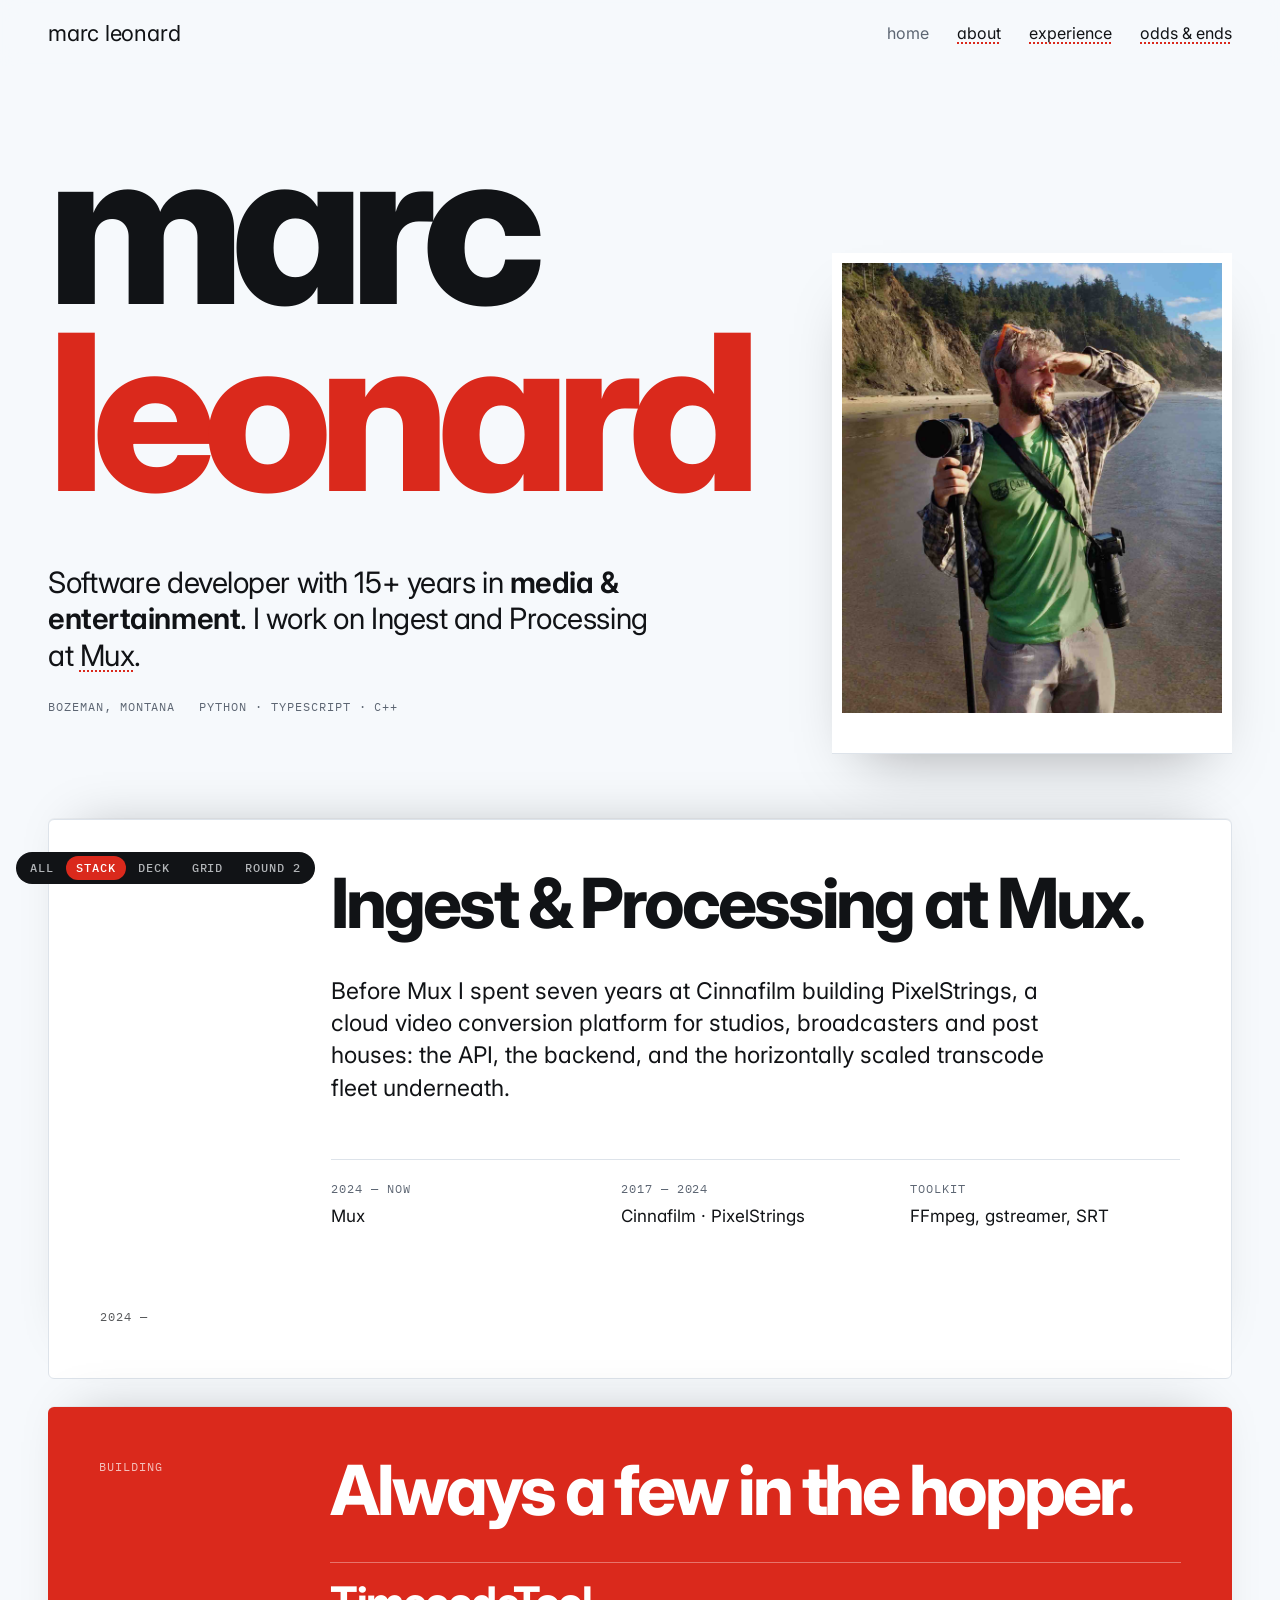
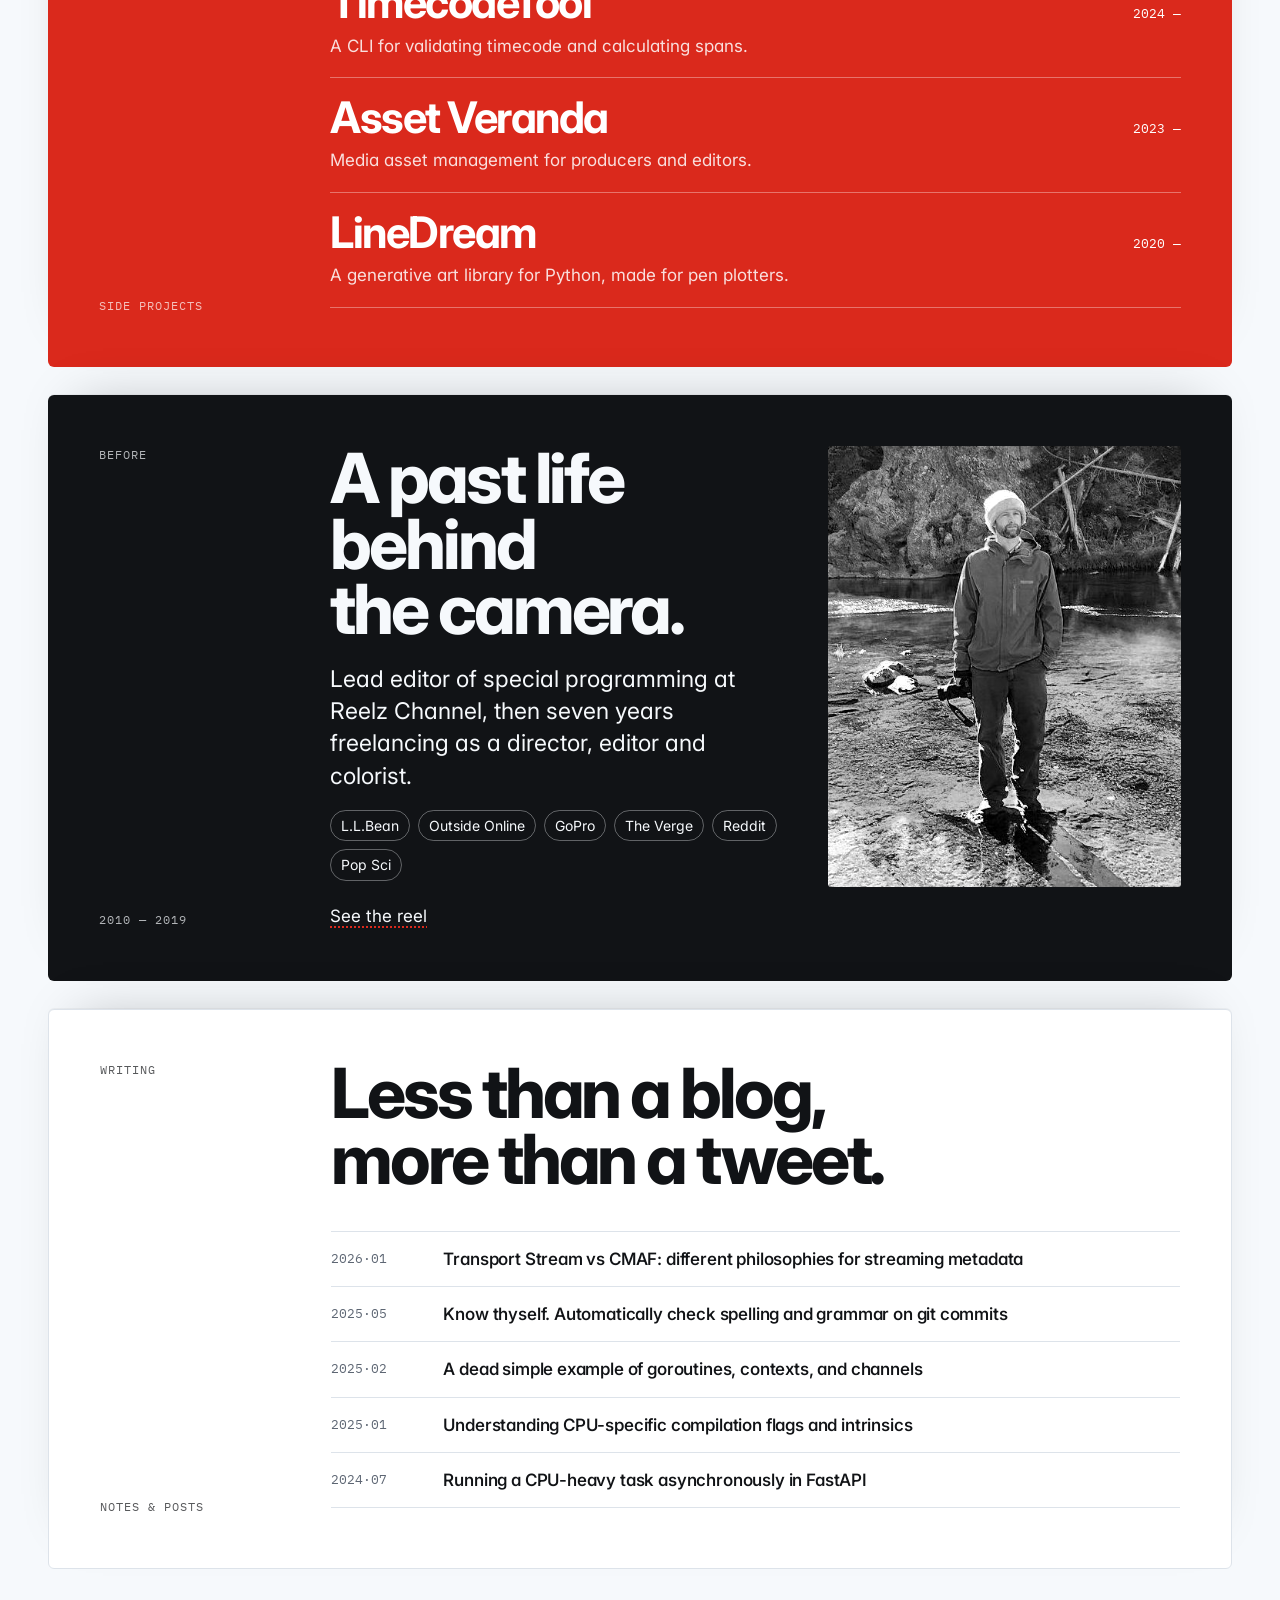
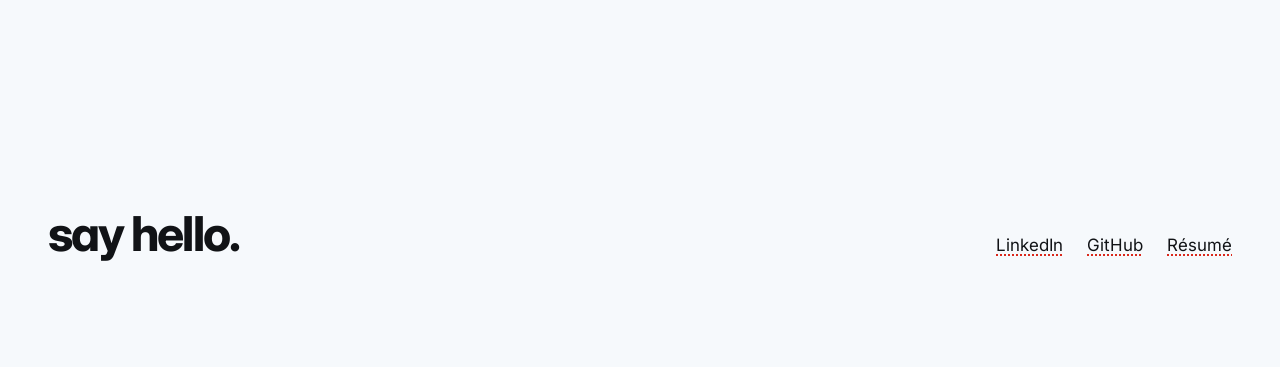
<file: designs/stack.html>
<!doctype html>
<html lang="en">
<head>
<meta charset="utf-8">
<meta name="viewport" content="width=device-width, initial-scale=1, viewport-fit=cover">
<title>Stack · marc leonard</title>
<link rel="preconnect" href="https://fonts.googleapis.com">
<link rel="preconnect" href="https://fonts.gstatic.com" crossorigin>
<link rel="stylesheet" href="https://fonts.googleapis.com/css2?family=Inter:opsz,wght@14..32,300..900&family=IBM+Plex+Mono:wght@400;500&display=swap">
<link rel="stylesheet" href="shared.css">
<script src="vt.js"></script>
<style>
/* Concept A — Stack: giant name with a photo card laid over it, then full-width
   cards that pin and pile on top of each other as you scroll. */

.hero { position: relative; padding-block: clamp(32px, 6vw, 72px) clamp(48px, 8vw, 120px); }
.hero .wrap { position: relative; }
.name {
  font-weight: 800; letter-spacing: -0.06em; line-height: .8;
  font-size: clamp(76px, 17vw, 250px); text-transform: lowercase;
  position: relative; z-index: 1;
}
.name span { display: block; overflow: hidden; padding-bottom: .06em; }
.name span i { display: block; font-style: normal; animation: rise 1s cubic-bezier(.2,.8,.2,1) both; }
.name span:nth-child(2) i { animation-delay: .08s; color: var(--red); }
@keyframes rise { from { transform: translateY(100%); } }

.photo-card {
  position: absolute; z-index: 2; right: var(--gutter); top: clamp(40px, 9vw, 140px);
  width: min(34%, 400px); aspect-ratio: 4 / 5;
  background: var(--card); padding: 10px 10px 40px;
  box-shadow: 0 1px 0 var(--line), 0 30px 60px -30px rgb(0 0 0 / .35);
  transform: translate3d(0, var(--py, 0px), 0);
  will-change: transform;
}
.photo-card img { width: 100%; height: 100%; object-fit: cover; object-position: 50% 30%; }
.photo-card .tc { position: absolute; left: 12px; bottom: 12px; }

.lede {
  position: relative; z-index: 3; margin-top: clamp(28px, 4vw, 56px);
  max-width: 34ch; font-size: clamp(20px, 2.3vw, 30px); line-height: 1.25; letter-spacing: -0.015em;
}
.lede strong { font-weight: 650; }
.meta-row { display: flex; gap: 24px; flex-wrap: wrap; margin-top: 24px; }

/* ---------- the stack ---------- */
.stack { padding-bottom: 20vh; }
.stack .wrap { display: grid; gap: 28px; }
.sheet {
  --i: 0;
  position: sticky; top: calc(84px + var(--i) * 26px);
  min-height: min(560px, 78vh);
  border-radius: 6px;
  padding: clamp(24px, 4vw, 56px);
  display: grid; grid-template-columns: 180px 1fr; gap: clamp(20px, 4vw, 64px);
  transform-origin: 50% 0;
  transform: scale(calc(1 - var(--p, 0) * .05));
  filter: brightness(calc(1 - var(--p, 0) * .12));
  box-shadow: 0 -1px 0 rgb(0 0 0 / .04), 0 -20px 50px -30px rgb(0 0 0 / .25);
}
.sheet > * { min-width: 0; }
.sheet .tab { display: flex; flex-direction: column; justify-content: space-between; gap: 24px; }
.sheet .tab .label { color: inherit; opacity: .7; }
.sheet h2 { font-size: clamp(34px, 5.4vw, 76px); font-weight: 750; letter-spacing: -0.045em; line-height: .95; }
.sheet .body { display: grid; gap: clamp(24px, 3vw, 40px); align-content: start; }
.sheet p.big { font-size: clamp(18px, 1.8vw, 23px); line-height: 1.4; max-width: 52ch; }

.s-now { background: var(--card); color: var(--ink); border: 1px solid var(--line); }
.s-build { background: var(--red); color: var(--on-red); }
.s-build a { text-decoration-color: currentColor; }
.s-before { background: var(--ink); color: var(--paper); }
.s-before a { text-decoration-color: var(--red); }
.s-write { background: var(--card); color: var(--ink); border: 1px solid var(--line); }

.facts { display: grid; grid-template-columns: repeat(auto-fit, minmax(160px, 1fr)); gap: 20px; border-top: 1px solid var(--line); padding-top: 20px; }
.facts dt { margin-bottom: 4px; }
.facts dd { margin: 0; font-size: 17px; }

.projects { list-style: none; margin: 0; padding: 0; display: grid; }
.projects li { display: grid; grid-template-columns: 1fr auto; gap: 8px 24px; padding: 18px 0; border-top: 1px solid rgb(255 255 255 / .35); align-items: baseline; }
.projects li:last-child { border-bottom: 1px solid rgb(255 255 255 / .35); }
.projects .pname { font-size: clamp(26px, 3.4vw, 44px); font-weight: 700; letter-spacing: -0.035em; line-height: 1; }
.projects .pname a { text-decoration: none; display: inline-block; transition: transform .35s cubic-bezier(.2,.8,.2,1); }
.projects li:hover .pname a { transform: translateX(10px); }
.projects .desc { grid-column: 1 / -1; opacity: .85; }
.projects .yr { font-family: var(--mono); font-size: 13px; }

.before-grid { display: grid; grid-template-columns: 1.3fr 1fr; gap: clamp(20px, 3vw, 40px); align-items: start; }
.before-grid > * { min-width: 0; }
.before-grid img { aspect-ratio: 4 / 5; object-fit: cover; border-radius: 3px; filter: grayscale(1) contrast(1.05); transition: filter .5s; }
.before-grid img:hover { filter: none; }
.clients { display: flex; flex-wrap: wrap; gap: 8px; margin-top: 18px; padding: 0; list-style: none; }
.clients li { border: 1px solid color-mix(in srgb, var(--paper) 35%, transparent); padding: 4px 10px; border-radius: 999px; font-size: 14px; }

.posts { list-style: none; margin: 0; padding: 0; }
.posts li { border-top: 1px solid var(--line); }
.posts li:last-child { border-bottom: 1px solid var(--line); }
.posts a { display: grid; grid-template-columns: 96px 1fr; gap: 16px; padding: 14px 0; text-decoration: none; position: relative; }
.posts a::after { content: ""; position: absolute; left: 0; bottom: -1px; height: 2px; width: 0; background: var(--red); transition: width .4s cubic-bezier(.2,.8,.2,1); }
.posts a:hover::after { width: 100%; }
.posts .d { font-family: var(--mono); font-size: 13px; color: var(--muted); padding-top: 3px; font-variant-numeric: tabular-nums; }
.posts .t { font-weight: 550; letter-spacing: -0.01em; }

.foot { padding-block: 48px 96px; }
.foot .wrap { display: flex; flex-wrap: wrap; gap: 16px 32px; align-items: baseline; justify-content: space-between; }
.foot .big { font-size: clamp(28px, 4vw, 48px); font-weight: 750; letter-spacing: -0.04em; }
.foot nav { display: flex; gap: 24px; flex-wrap: wrap; }

@media (max-width: 760px) {
  .photo-card { position: relative; right: auto; top: auto; width: 72%; margin: -36px 0 0 auto; }
  .sheet { grid-template-columns: 1fr; top: calc(70px + var(--i) * 14px); min-height: 0; }
  .sheet .tab { flex-direction: row; align-items: baseline; }
  .before-grid { grid-template-columns: 1fr; }
  .before-grid img { max-width: 260px; }
  .posts a { grid-template-columns: 1fr; gap: 2px; }
}
@media (prefers-reduced-motion: reduce) {
  .sheet { transform: none; filter: none; }
  .photo-card { transform: none; }
}
</style>
</head>
<body>

<header class="site-head">
  <div class="wrap">
    <div class="logo">marc leonard</div>
    <nav><span>home</span><a href="#">about</a><a href="#">experience</a><a href="#">odds &amp; ends</a></nav>
  </div>
</header>

<section class="hero" style="view-transition-name: hero-stack">
  <div class="wrap">
    <h1 class="name"><span><i>marc</i></span><span><i>leonard</i></span></h1>
    <figure class="photo-card" id="photo" style="margin:0">
      <img src="img/me_2.jpg" alt="Marc on a beach holding a camera on a monopod">
    </figure>
    <p class="lede">Software developer with 15+ years in <strong>media &amp; entertainment</strong>. I work on Ingest and Processing at <a href="https://mux.com">Mux</a>.</p>
    <div class="meta-row">
      <span class="label">Bozeman, Montana</span>
      <span class="label">Python · TypeScript · C++</span>
    </div>
  </div>
</section>

<section class="stack" aria-label="Overview">
  <div class="wrap">

    <article class="sheet s-now" style="--i:0">
      <div class="tab"><span class="label">now</span><span class="label">2024 —</span></div>
      <div class="body">
        <h2>Ingest &amp; Processing at Mux.</h2>
        <p class="big">Before Mux I spent seven years at Cinnafilm building PixelStrings, a cloud video conversion platform for studios, broadcasters and post houses: the API, the backend, and the horizontally scaled transcode fleet underneath.</p>
        <dl class="facts">
          <div><dt class="label">2024 — now</dt><dd>Mux</dd></div>
          <div><dt class="label">2017 — 2024</dt><dd>Cinnafilm · PixelStrings</dd></div>
          <div><dt class="label">Toolkit</dt><dd>FFmpeg, gstreamer, SRT</dd></div>
        </dl>
      </div>
    </article>

    <article class="sheet s-build" style="--i:1">
      <div class="tab"><span class="label">building</span><span class="label">side projects</span></div>
      <div class="body">
        <h2>Always a few in the hopper.</h2>
        <ul class="projects">
          <li><span class="pname"><a href="https://timecodetool.com/">TimecodeTool</a></span><span class="yr">2024 —</span><span class="desc">A CLI for validating timecode and calculating spans.</span></li>
          <li><span class="pname"><a href="https://assetveranda.com">Asset Veranda</a></span><span class="yr">2023 —</span><span class="desc">Media asset management for producers and editors.</span></li>
          <li><span class="pname"><a href="https://linedream.marcrleonard.com">LineDream</a></span><span class="yr">2020 —</span><span class="desc">A generative art library for Python, made for pen plotters.</span></li>
        </ul>
      </div>
    </article>

    <article class="sheet s-before" style="--i:2">
      <div class="tab"><span class="label">before</span><span class="label">2010 — 2019</span></div>
      <div class="body">
        <div class="before-grid">
          <div>
            <h2>A past life behind the camera.</h2>
            <p class="big" style="margin-top:20px">Lead editor of special programming at Reelz Channel, then seven years freelancing as a director, editor and colorist.</p>
            <ul class="clients">
              <li>L.L.Bean</li><li>Outside Online</li><li>GoPro</li><li>The Verge</li><li>Reddit</li><li>Pop Sci</li>
            </ul>
            <p style="margin-top:22px"><a href="https://video.marcrleonard.com">See the reel</a></p>
          </div>
          <img src="img/me.jpg" alt="Portrait of Marc">
        </div>
      </div>
    </article>

    <article class="sheet s-write" style="--i:3">
      <div class="tab"><span class="label">writing</span><span class="label">notes &amp; posts</span></div>
      <div class="body">
        <h2>Less than a blog, more than a tweet.</h2>
        <ul class="posts">
          <li><a href="https://marcrleonard.com/blog/2026/1/cmaf-vs-ts-metadata"><span class="d">2026·01</span><span class="t">Transport Stream vs CMAF: different philosophies for streaming metadata</span></a></li>
          <li><a href="https://marcrleonard.com/blog/2025/5/pre-commit-hooks-spell-grammar"><span class="d">2025·05</span><span class="t">Know thyself. Automatically check spelling and grammar on git commits</span></a></li>
          <li><a href="https://marcrleonard.com/blog/2025/2/dead-simple-goroutines-contexts-channels"><span class="d">2025·02</span><span class="t">A dead simple example of goroutines, contexts, and channels</span></a></li>
          <li><a href="https://marcrleonard.com/blog/2025/1/understanding-cpu-specific-compilation-flags-and-intrinsics"><span class="d">2025·01</span><span class="t">Understanding CPU-specific compilation flags and intrinsics</span></a></li>
          <li><a href="https://marcrleonard.com/blog/2024/7/fast-api-async-heavy-work"><span class="d">2024·07</span><span class="t">Running a CPU-heavy task asynchronously in FastAPI</span></a></li>
        </ul>
      </div>
    </article>

  </div>
</section>

<footer class="foot">
  <div class="wrap">
    <div class="big">say hello.</div>
    <nav><a href="https://www.linkedin.com/in/marc-leonard/">LinkedIn</a><a href="https://github.com/marcrleonard">GitHub</a><a href="https://marcrleonard.com/resume">Résumé</a></nav>
  </div>
</footer>

<nav class="switcher" aria-label="Concepts"><a href="index.html">all</a><span aria-current="page">stack</span><a href="deck.html">deck</a><a href="grid.html">grid</a><a href="v2.html">round 2</a></nav>

<script>
(function () {
  if (matchMedia("(prefers-reduced-motion: reduce)").matches) return;
  const sheets = [...document.querySelectorAll(".sheet")];
  const photo = document.getElementById("photo");
  let ticking = false;
  function update() {
    ticking = false;
    // photo drifts slower than the page, so it slides across the name
    const y = Math.min(window.scrollY, 900);
    photo.style.setProperty("--py", (y * -0.18).toFixed(1) + "px");
    // each sheet recedes as the next one slides over it
    sheets.forEach((s, i) => {
      const next = sheets[i + 1];
      if (!next) return;
      const a = s.getBoundingClientRect();
      const b = next.getBoundingClientRect();
      const p = Math.max(0, Math.min(1, (a.bottom - b.top) / a.height));
      s.style.setProperty("--p", p.toFixed(3));
    });
  }
  addEventListener("scroll", () => { if (!ticking) { ticking = true; requestAnimationFrame(update); } }, { passive: true });
  addEventListener("resize", update);
  update();
})();
</script>
</body>
</html>
</file>
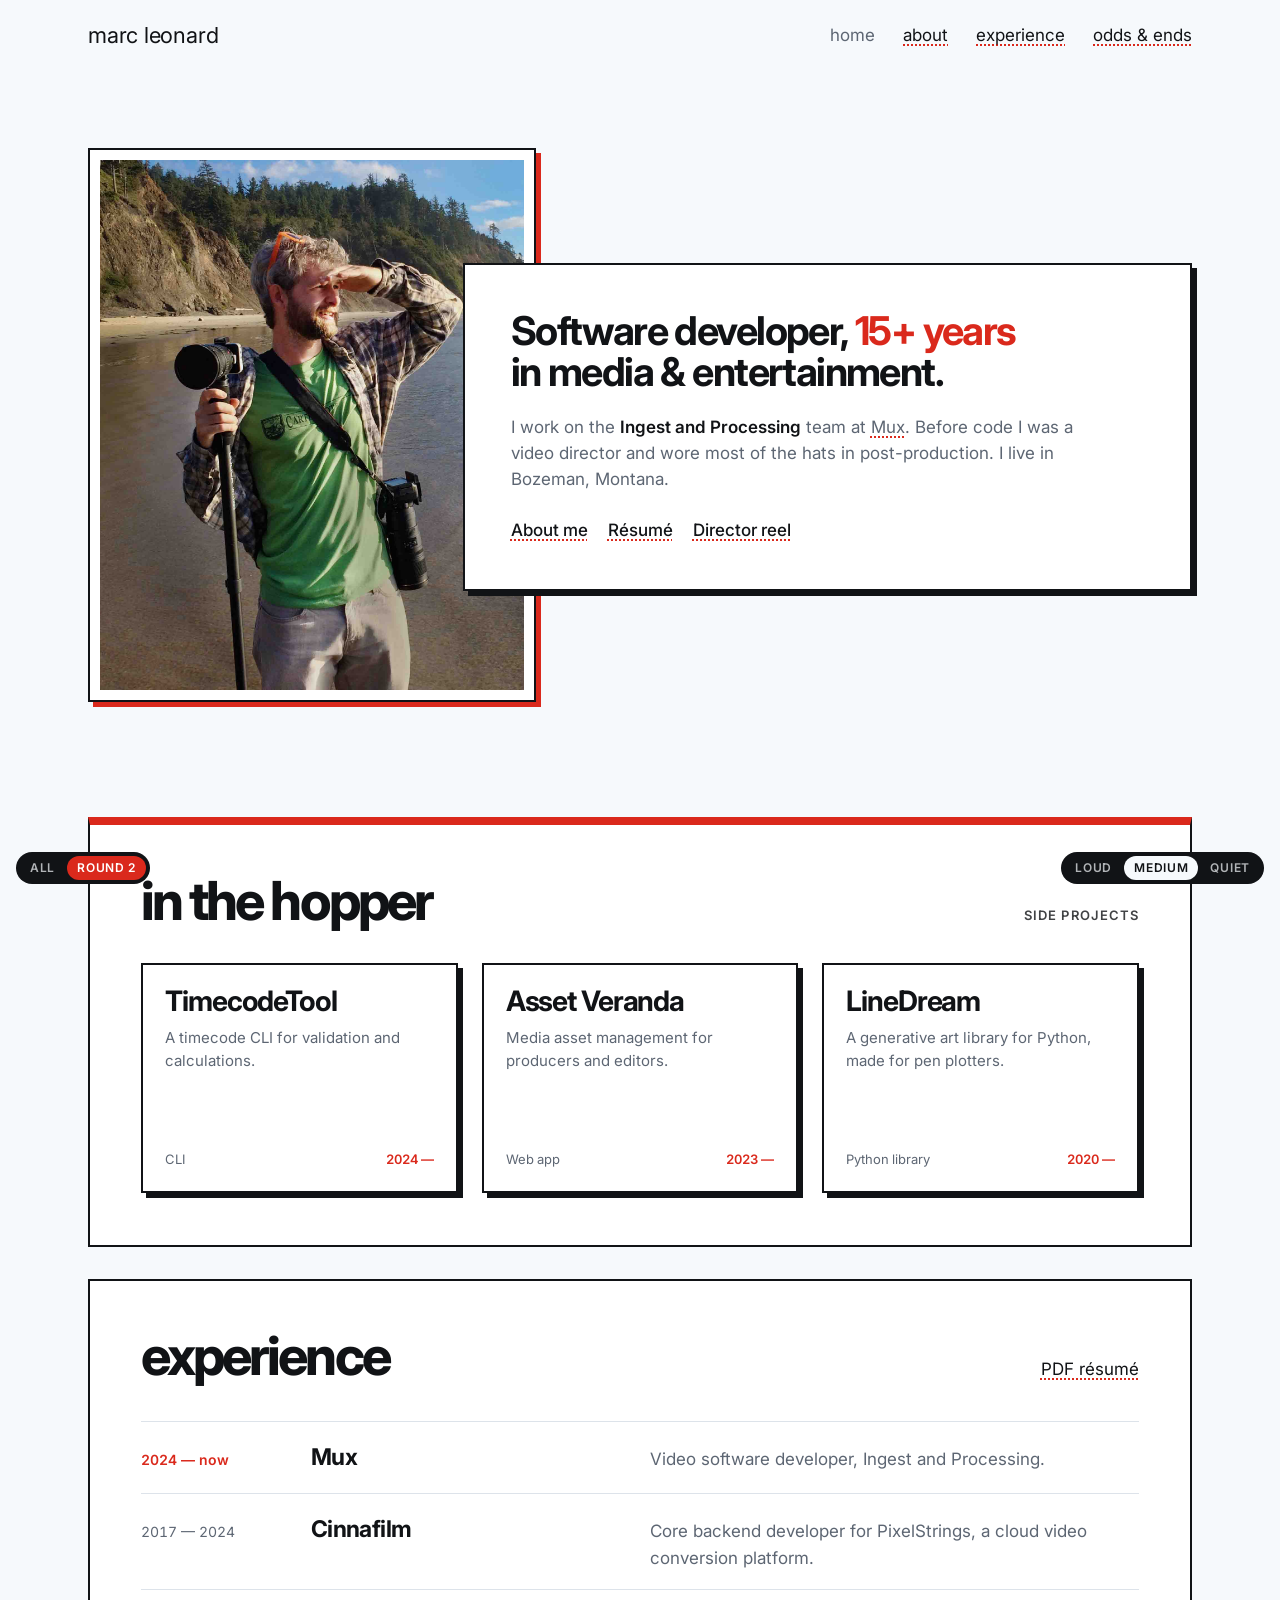
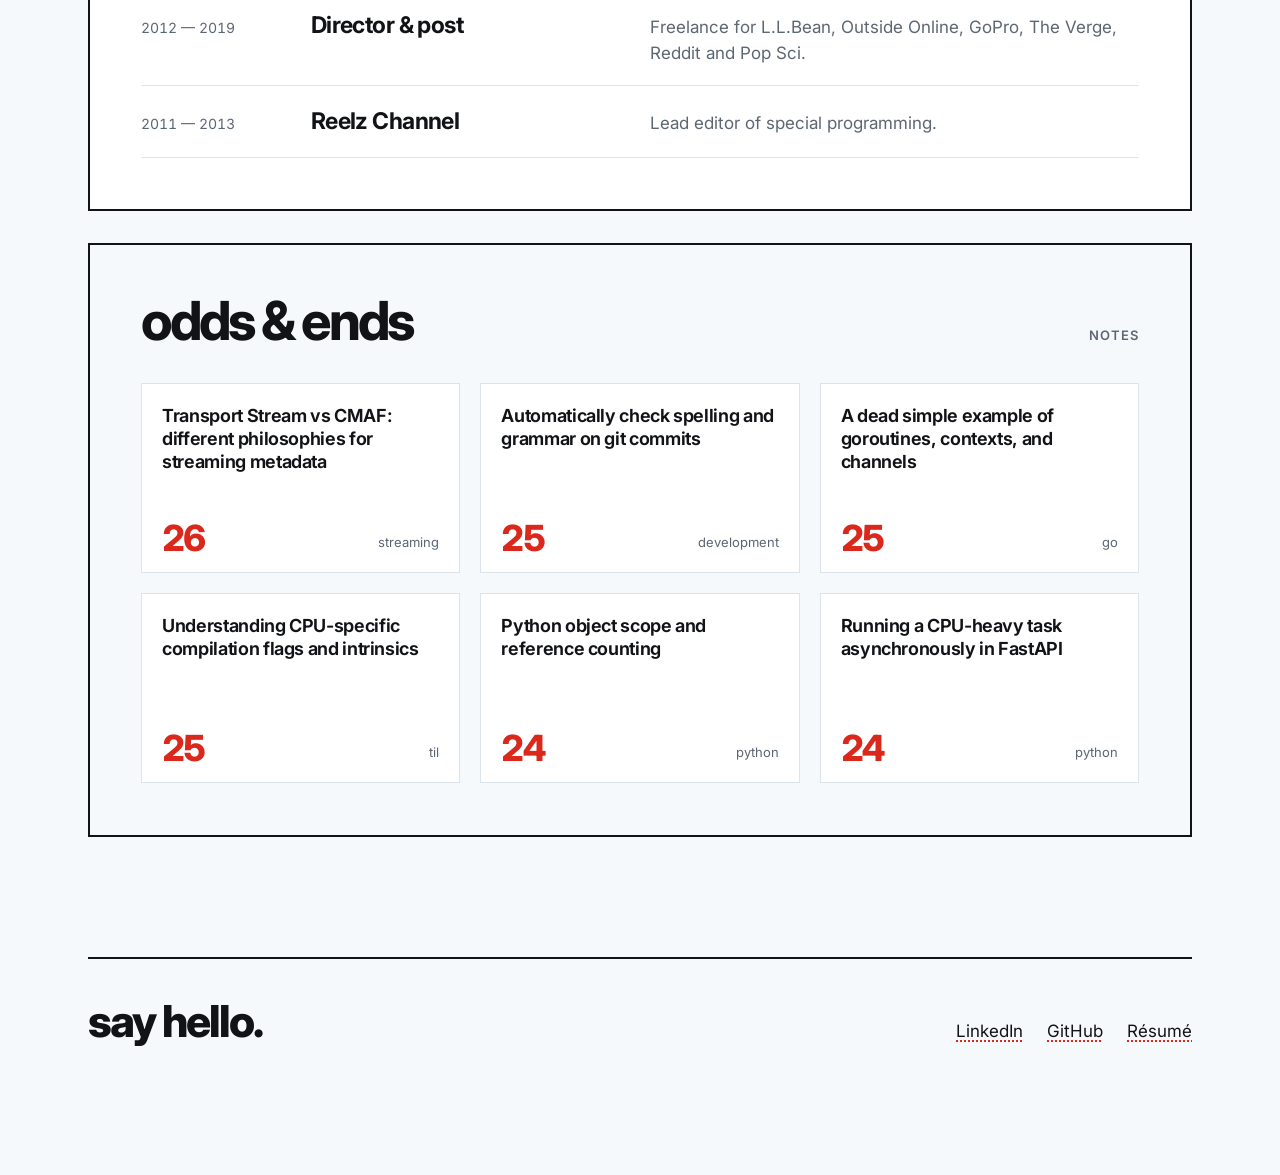
<file: designs/v2.html>
<!doctype html>
<html lang="en" data-vol="medium">
<head>
<meta charset="utf-8">
<meta name="viewport" content="width=device-width, initial-scale=1, viewport-fit=cover">
<title>Round 2 · marc leonard</title>
<link rel="preconnect" href="https://fonts.googleapis.com">
<link rel="preconnect" href="https://fonts.gstatic.com" crossorigin>
<link rel="stylesheet" href="https://fonts.googleapis.com/css2?family=Inter:opsz,wght@14..32,300..900&display=swap">
<style>
/* Round 2: bold but quiet. Hard-shadow cards from the Grid hero, sections as
   sheets that overlap as you scroll (plain sticky, no scaling), Odds & Ends
   cards with a big red year. Motion = scroll, hover, one short settle on load. */
:root {
  --paper: #f6f9fc;
  --card: #ffffff;
  --ink: #111316;
  --muted: #5d6673;
  --line: #dde3ea;
  --red: #da291c;
  --on-red: #ffffff;
  --sans: "Inter", "Helvetica Neue", Helvetica, Arial, sans-serif;
  --gutter: clamp(16px, 4vw, 48px);
  --ease: cubic-bezier(.2, .8, .2, 1);
  /* volume: loud is round 2 as first shown; medium and quiet override below */
  --bw: 2px;                 /* card border */
  --card-edge: var(--ink);   /* card border color */
  --sh: 8px;                 /* hard shadow offset */
  --sh-hover: 11px;
  --photo-sh: var(--red);
  --sheet-edge: var(--ink);
  --h1: clamp(30px, 3.6vw, 48px);  --h1w: 750;
  --h2: clamp(36px, 5.4vw, 72px);  --h2w: 800;
  --h3w: 750;
  --year: 44px;
  --build-bg: var(--red); --build-fg: var(--on-red); --build-edge: var(--red);
  color-scheme: light;
}
:root[data-vol="medium"] {
  --sh: 5px; --sh-hover: 8px;
  --h1: clamp(28px, 3.1vw, 40px);  --h1w: 700;
  --h2: clamp(32px, 4.2vw, 54px);  --h2w: 750;
  --h3w: 700;
  --year: 36px;
  --build-bg: var(--card); --build-fg: var(--ink); --build-edge: var(--ink);
}
:root[data-vol="quiet"] {
  --bw: 1px; --card-edge: var(--line); --sheet-edge: var(--line);
  --sh: 0px; --sh-hover: 5px; --photo-sh: transparent;
  --h1: clamp(26px, 2.7vw, 34px);  --h1w: 600;
  --h2: clamp(26px, 3vw, 38px);    --h2w: 700;
  --h3w: 650;
  --year: 28px;
  --build-bg: var(--card); --build-fg: var(--ink); --build-edge: var(--line);
}
@media (prefers-color-scheme: dark) {
  :root:not([data-theme="light"]) { --paper: #0e1013; --card: #171a1f; --ink: #eef1f4; --muted: #98a2ae; --line: #2a3038; --red: #e8392b; color-scheme: dark; }
}
:root[data-theme="dark"] { --paper: #0e1013; --card: #171a1f; --ink: #eef1f4; --muted: #98a2ae; --line: #2a3038; --red: #e8392b; color-scheme: dark; }

* { box-sizing: border-box; }
body { margin: 0; background: var(--paper); color: var(--ink); font: 400 17px/1.55 var(--sans); overflow-x: hidden; }
img { max-width: 100%; display: block; }
h1, h2, h3 { margin: 0; text-wrap: balance; }
p { margin: 0; }
a { color: inherit; text-decoration: underline dotted var(--red); text-decoration-thickness: 2px; text-underline-offset: 4px; }
a:hover { text-decoration-style: solid; }
a:focus-visible { outline: 2px solid var(--red); outline-offset: 3px; }
.wrap { max-width: 1200px; margin: 0 auto; padding-inline: var(--gutter); }
.cols { display: grid; grid-template-columns: repeat(12, minmax(0, 1fr)); column-gap: 20px; }

/* header: same as today */
.site-head { position: sticky; top: env(safe-area-inset-top, 0px); z-index: 50; background: var(--paper); border-bottom: 1px solid transparent; transition: border-color .3s; view-transition-name: site-head; }
.site-head.scrolled { border-color: var(--line); }
.site-head .wrap { display: flex; justify-content: space-between; align-items: center; gap: 16px; flex-wrap: wrap; padding-block: 18px; }
.logo { font-size: 22px; letter-spacing: -0.01em; }
.site-head nav { display: flex; gap: clamp(14px, 2.4vw, 28px); flex-wrap: wrap; }
.site-head nav span { color: var(--muted); }

/* the card language: 2px ink border + hard offset shadow */
.hard { background: var(--card); border: var(--bw) solid var(--card-edge); box-shadow: var(--sh) var(--sh) 0 var(--ink); }
a.hard, .lift { transition: transform .35s var(--ease), box-shadow .35s var(--ease); }
a.hard:hover, a.hard:focus-visible, .lift:hover { transform: translate(-3px, -3px); box-shadow: var(--sh-hover) var(--sh-hover) 0 var(--ink); border-color: var(--ink); }

/* ---------- hero ---------- */
.hero { padding-block: clamp(32px, 6vw, 80px) clamp(64px, 9vw, 128px); }
.hero .cols { align-items: start; }
.photo { grid-column: 1 / span 5; grid-row: 1; margin: 0; padding: 10px; box-shadow: var(--sh) var(--sh) 0 var(--photo-sh); position: relative; z-index: 1; }
.photo img { aspect-ratio: 4 / 5; object-fit: cover; object-position: 50% 30%; width: 100%; }
.intro { grid-column: 5 / span 8; grid-row: 1; margin-top: clamp(56px, 9vw, 120px); padding: clamp(24px, 3.6vw, 48px); position: relative; z-index: 2; }
.intro h1 { font-size: var(--h1); font-weight: var(--h1w); letter-spacing: -0.04em; line-height: 1.04; }
.intro h1 em { font-style: normal; color: var(--red); }
.intro p { margin-top: 20px; color: var(--muted); max-width: 54ch; }
.intro p strong { color: var(--ink); font-weight: 600; }
.intro .links { display: flex; gap: 20px; flex-wrap: wrap; margin-top: 24px; font-weight: 500; }

/* one short settle on load: cards land 10px into place */
.settle { animation: settle .7s var(--ease) both; }
.intro.settle { animation-delay: .12s; }
@keyframes settle { from { opacity: 0; transform: translate(10px, 10px); box-shadow: 0 0 0 var(--ink); } }

/* ---------- sheets: sections that overlap as you scroll ---------- */
.sheets { display: grid; gap: 32px; padding-bottom: 96px; }
.sheet { position: sticky; top: calc(68px + var(--i) * 14px); padding: clamp(24px, 4vw, 52px); border: var(--bw) solid var(--sheet-edge); }
.sheet-head { display: flex; justify-content: space-between; align-items: baseline; gap: 16px; flex-wrap: wrap; margin-bottom: clamp(24px, 3vw, 40px); }
.sheet h2 { font-size: var(--h2); font-weight: var(--h2w); letter-spacing: -0.055em; line-height: .9; }
.kicker { font-size: 13px; font-weight: 600; text-transform: uppercase; letter-spacing: .08em; color: var(--muted); }

.s-build { background: var(--build-bg); color: var(--build-fg); border-color: var(--build-edge); }
.s-build .kicker { color: inherit; opacity: .8; }
:root[data-vol="medium"] .s-build { border-top: 8px solid var(--red); }
.s-exp { background: var(--card); }
.s-notes { background: var(--paper); }

/* building: three cards inside the red sheet */
.projects { display: grid; grid-template-columns: repeat(3, minmax(0, 1fr)); gap: 24px; }
.proj { display: flex; flex-direction: column; justify-content: space-between; gap: 40px; padding: 22px; min-height: 230px; text-decoration: none; color: var(--ink); }
.proj h3 { font-size: clamp(22px, 2.2vw, 30px); font-weight: var(--h3w); letter-spacing: -0.04em; line-height: 1; }
.proj p { margin-top: 10px; color: var(--muted); font-size: 15px; }
.proj .meta { display: flex; justify-content: space-between; font-size: 13px; color: var(--muted); font-variant-numeric: tabular-nums; }
.proj .meta b { color: var(--red); font-weight: 600; }

/* experience: a quiet table */
.jobs { list-style: none; margin: 0; padding: 0; }
.jobs li { padding-block: 18px; border-top: 1px solid var(--line); align-items: baseline; row-gap: 4px; }
.jobs li:last-child { border-bottom: 1px solid var(--line); }
.jobs .yr { grid-column: 1 / span 2; font-size: 14px; color: var(--muted); font-variant-numeric: tabular-nums; }
.jobs .now .yr { color: var(--red); font-weight: 600; }
.jobs .what { grid-column: 3 / span 4; font-size: clamp(19px, 1.8vw, 23px); font-weight: 700; letter-spacing: -0.025em; }
.jobs .why { grid-column: 7 / span 6; color: var(--muted); }

/* odds & ends: cards with a big red year */
.notes { display: grid; grid-template-columns: repeat(3, minmax(0, 1fr)); gap: 20px; }
.note { display: flex; flex-direction: column; justify-content: space-between; gap: 36px; min-height: 190px; padding: 20px; text-decoration: none; background: var(--card); border: 1px solid var(--line); transition: border-color .2s, transform .35s var(--ease); }
.note:hover, .note:focus-visible { border-color: var(--ink); transform: translateY(-3px); }
.note .t { font-size: 18px; font-weight: 650; letter-spacing: -0.02em; line-height: 1.28; }
.note .bot { display: flex; justify-content: space-between; align-items: end; gap: 12px; }
.note .y { font-size: var(--year); font-weight: 800; letter-spacing: -0.05em; line-height: .8; color: var(--red); font-variant-numeric: tabular-nums; }
.note .tag { font-size: 13px; color: var(--muted); }

.foot { padding-block: 24px 120px; }
.foot .inner { display: flex; justify-content: space-between; align-items: baseline; gap: 16px 32px; flex-wrap: wrap; border-top: var(--bw) solid var(--sheet-edge); padding-top: 28px; }
.foot .big { font-size: clamp(28px, 4vw, 44px); font-weight: 800; letter-spacing: -0.045em; }
.foot nav { display: flex; gap: 24px; flex-wrap: wrap; }

.switcher {
  position: fixed; left: 16px; bottom: calc(16px + env(safe-area-inset-bottom, 0px)); z-index: 60; view-transition-name: switcher;
  display: flex; gap: 2px; padding: 4px; border-radius: 999px; background: var(--ink); color: var(--paper);
  font: 600 12px/1 var(--sans); text-transform: uppercase; letter-spacing: .06em;
}
.vol { left: auto; right: 16px; view-transition-name: vol; }
.vol button { font: inherit; text-transform: inherit; letter-spacing: inherit; border: 0; background: none; color: inherit; padding: 6px 10px; border-radius: 999px; cursor: pointer; opacity: .7; }
.vol button[aria-pressed="true"] { background: var(--paper); color: var(--ink); opacity: 1; }
.vol button:focus-visible { outline: 2px solid var(--red); outline-offset: 2px; }
.switcher a, .switcher span { padding: 6px 10px; border-radius: 999px; text-decoration: none; color: inherit; }
.switcher a { opacity: .7; }
.switcher span { background: var(--red); color: var(--on-red); }

/* page transitions: the same quiet fade-and-rise as the live site */
@view-transition { navigation: auto; }
::view-transition-old(root) { animation: .25s ease-out both vt-out; }
::view-transition-new(root) { animation: .4s var(--ease) .05s both vt-in; }
@keyframes vt-out { to { opacity: 0; } }
@keyframes vt-in { from { opacity: 0; transform: translateY(16px); } }

@media (max-width: 900px) {
  .projects, .notes { grid-template-columns: 1fr 1fr; }
  .projects .proj:last-child, .notes .note:nth-child(n+5) { display: none; }
}
@media (max-height: 720px) { .sheet { position: static; } }
@media (max-width: 760px) {
  .photo { grid-column: 1 / span 9; }
  .intro { grid-column: 2 / -1; grid-row: 2; margin-top: -72px; }
  .sheet { position: static; }
  .projects, .notes { grid-template-columns: 1fr; }
  .projects .proj:last-child, .notes .note:nth-child(n+5) { display: flex; }
  .jobs .yr, .jobs .what, .jobs .why { grid-column: 1 / -1; }
}
@media (prefers-reduced-motion: reduce) {
  *, *::before, *::after { animation: none !important; transition: none !important; }
  ::view-transition-group(*), ::view-transition-old(*), ::view-transition-new(*) { animation: none !important; }
}
</style>
</head>
<body>

<header class="site-head" id="head">
  <div class="wrap">
    <div class="logo">marc leonard</div>
    <nav><span>home</span><a href="#">about</a><a href="#exp">experience</a><a href="#notes">odds &amp; ends</a></nav>
  </div>
</header>

<section class="hero">
  <div class="wrap cols">
    <figure class="photo hard settle">
      <img src="img/me_2.jpg" alt="Marc on a beach holding a camera on a monopod">
    </figure>
    <div class="intro hard settle">
      <h1>Software developer, <em>15+ years</em> in media &amp; entertainment.</h1>
      <p>I work on the <strong>Ingest and Processing</strong> team at <a href="https://mux.com">Mux</a>. Before code I was a video director and wore most of the hats in post-production. I live in Bozeman, Montana.</p>
      <div class="links"><a href="#">About me</a><a href="https://marcrleonard.com/resume">Résumé</a><a href="https://video.marcrleonard.com">Director reel</a></div>
    </div>
  </div>
</section>

<div class="wrap sheets">

  <section class="sheet s-build" style="--i:0" aria-labelledby="h-build">
    <div class="sheet-head"><h2 id="h-build">in the hopper</h2><span class="kicker">side projects</span></div>
    <div class="projects">
      <a class="proj hard" href="https://timecodetool.com/">
        <div><h3>TimecodeTool</h3><p>A timecode CLI for validation and calculations.</p></div>
        <div class="meta"><span>CLI</span><b>2024 —</b></div>
      </a>
      <a class="proj hard" href="https://assetveranda.com">
        <div><h3>Asset Veranda</h3><p>Media asset management for producers and editors.</p></div>
        <div class="meta"><span>Web app</span><b>2023 —</b></div>
      </a>
      <a class="proj hard" href="https://linedream.marcrleonard.com">
        <div><h3>LineDream</h3><p>A generative art library for Python, made for pen plotters.</p></div>
        <div class="meta"><span>Python library</span><b>2020 —</b></div>
      </a>
    </div>
  </section>

  <section class="sheet s-exp" id="exp" style="--i:1" aria-labelledby="h-exp">
    <div class="sheet-head"><h2 id="h-exp">experience</h2><a href="https://marcrleonard.com/resume">PDF résumé</a></div>
    <ol class="jobs">
      <li class="cols now"><span class="yr">2024 — now</span><span class="what">Mux</span><span class="why">Video software developer, Ingest and Processing.</span></li>
      <li class="cols"><span class="yr">2017 — 2024</span><span class="what">Cinnafilm</span><span class="why">Core backend developer for PixelStrings, a cloud video conversion platform.</span></li>
      <li class="cols"><span class="yr">2012 — 2019</span><span class="what">Director &amp; post</span><span class="why">Freelance for L.L.Bean, Outside Online, GoPro, The Verge, Reddit and Pop Sci.</span></li>
      <li class="cols"><span class="yr">2011 — 2013</span><span class="what">Reelz Channel</span><span class="why">Lead editor of special programming.</span></li>
    </ol>
  </section>

  <section class="sheet s-notes" id="notes" style="--i:2" aria-labelledby="h-notes">
    <div class="sheet-head"><h2 id="h-notes">odds &amp; ends</h2><span class="kicker">notes</span></div>
    <div class="notes">
      <a class="note" href="https://marcrleonard.com/blog/2026/1/cmaf-vs-ts-metadata"><span class="t">Transport Stream vs CMAF: different philosophies for streaming metadata</span><span class="bot"><span class="y">26</span><span class="tag">streaming</span></span></a>
      <a class="note" href="https://marcrleonard.com/blog/2025/5/pre-commit-hooks-spell-grammar"><span class="t">Automatically check spelling and grammar on git commits</span><span class="bot"><span class="y">25</span><span class="tag">development</span></span></a>
      <a class="note" href="https://marcrleonard.com/blog/2025/2/dead-simple-goroutines-contexts-channels"><span class="t">A dead simple example of goroutines, contexts, and channels</span><span class="bot"><span class="y">25</span><span class="tag">go</span></span></a>
      <a class="note" href="https://marcrleonard.com/blog/2025/1/understanding-cpu-specific-compilation-flags-and-intrinsics"><span class="t">Understanding CPU-specific compilation flags and intrinsics</span><span class="bot"><span class="y">25</span><span class="tag">til</span></span></a>
      <a class="note" href="https://marcrleonard.com/blog/2024/7/Python-Object-Scope"><span class="t">Python object scope and reference counting</span><span class="bot"><span class="y">24</span><span class="tag">python</span></span></a>
      <a class="note" href="https://marcrleonard.com/blog/2024/7/fast-api-async-heavy-work"><span class="t">Running a CPU-heavy task asynchronously in FastAPI</span><span class="bot"><span class="y">24</span><span class="tag">python</span></span></a>
    </div>
  </section>

</div>

<footer class="foot">
  <div class="wrap"><div class="inner">
    <div class="big">say hello.</div>
    <nav><a href="https://www.linkedin.com/in/marc-leonard/">LinkedIn</a><a href="https://github.com/marcrleonard">GitHub</a><a href="https://marcrleonard.com/resume">Résumé</a></nav>
  </div></div>
</footer>

<div class="switcher vol" role="group" aria-label="Volume">
  <button type="button" data-v="loud">loud</button><button type="button" data-v="medium">medium</button><button type="button" data-v="quiet">quiet</button>
</div>
<nav class="switcher" aria-label="Concepts"><a href="index.html">all</a><span aria-current="page">round 2</span></nav>

<script>
// volume switch: loud / medium / quiet. #loud etc. in the URL picks one too.
(function () {
  const root = document.documentElement, btns = document.querySelectorAll(".vol button");
  const valid = ["loud", "medium", "quiet"];
  const set = (v) => {
    root.dataset.vol = v;
    btns.forEach((b) => b.setAttribute("aria-pressed", String(b.dataset.v === v)));
    try { localStorage.setItem("vol", v); } catch (e) {}
  };
  let start = location.hash.slice(1);
  if (!valid.includes(start)) { try { start = localStorage.getItem("vol"); } catch (e) {} }
  set(valid.includes(start) ? start : "medium");
  btns.forEach((b) => b.addEventListener("click", () => set(b.dataset.v)));
})();
// hairline under the header once the page has scrolled
const head = document.getElementById("head");
const onScroll = () => head.classList.toggle("scrolled", scrollY > 8);
addEventListener("scroll", onScroll, { passive: true }); onScroll();
</script>
</body>
</html>
</file>
<file: designs/shared.css>
/* Shared tokens for the redesign concepts.
   Keeps the current site's DNA: Inter, #DA291C, cool off-white paper, lowercase nav. */
:root {
  --paper: #f6f9fc;
  --card: #ffffff;
  --ink: #111316;
  --muted: #5d6673;
  --line: #dde3ea;
  --red: #da291c;
  --on-red: #ffffff;
  --sans: "Inter", "Helvetica Neue", Helvetica, Arial, sans-serif;
  --mono: "IBM Plex Mono", ui-monospace, "SF Mono", Menlo, monospace;
  --gutter: clamp(16px, 4vw, 48px);
  --max: 1280px;
  color-scheme: light;
}
@media (prefers-color-scheme: dark) {
  :root:not([data-theme="light"]) {
    --paper: #0e1013; --card: #171a1f; --ink: #eef1f4; --muted: #98a2ae; --line: #2a3038;
    --red: #e8392b; --on-red: #ffffff; color-scheme: dark;
  }
}
:root[data-theme="dark"] {
  --paper: #0e1013; --card: #171a1f; --ink: #eef1f4; --muted: #98a2ae; --line: #2a3038;
  --red: #e8392b; --on-red: #ffffff; color-scheme: dark;
}

* { box-sizing: border-box; }
html { -webkit-text-size-adjust: 100%; }
body {
  margin: 0;
  background: var(--paper);
  color: var(--ink);
  font: 400 17px/1.55 var(--sans);
  font-feature-settings: "ss01", "cv11";
  overflow-x: hidden;
}
img { max-width: 100%; display: block; }
h1, h2, h3 { text-wrap: balance; margin: 0; }
p { margin: 0; }

/* the existing site's link treatment: dotted red underline */
a { color: inherit; text-decoration: underline dotted var(--red); text-underline-offset: 4px; text-decoration-thickness: 2px; }
a:hover { text-decoration-style: solid; }
a:focus-visible, button:focus-visible { outline: 2px solid var(--red); outline-offset: 3px; border-radius: 2px; }

.wrap { max-width: var(--max); margin: 0 auto; padding-inline: var(--gutter); }

.site-head {
  position: sticky; top: env(safe-area-inset-top, 0px); z-index: 50;
  background: color-mix(in srgb, var(--paper) 82%, transparent);
  backdrop-filter: blur(10px); -webkit-backdrop-filter: blur(10px);
}
.site-head .wrap { display: flex; align-items: center; justify-content: space-between; gap: 16px; padding-block: 16px; flex-wrap: wrap; }
.site-head .logo { font-size: 22px; font-weight: 400; letter-spacing: -0.01em; }
.site-head nav { display: flex; gap: clamp(12px, 2.4vw, 28px); font-size: 16px; flex-wrap: wrap; }
.site-head nav span { color: var(--muted); }

/* running SMPTE timecode: the one detail only this person's site would have */
.tc { font-family: var(--mono); font-variant-numeric: tabular-nums; font-size: 13px; letter-spacing: 0.02em; color: var(--muted); }
.tc b { color: var(--red); font-weight: 500; }

.label { font-family: var(--mono); font-size: 12px; text-transform: uppercase; letter-spacing: 0.08em; color: var(--muted); }

.back, .switcher {
  position: fixed; left: 16px; bottom: calc(16px + env(safe-area-inset-bottom, 0px)); z-index: 60;
  font: 500 12px/1 var(--mono); text-transform: uppercase; letter-spacing: .08em;
  background: var(--ink); color: var(--paper); text-decoration: none; padding: 10px 14px; border-radius: 999px;
}

.switcher { display: flex; gap: 2px; padding: 4px; }
.switcher a, .switcher span { padding: 6px 10px; border-radius: 999px; color: inherit; text-decoration: none; }
.switcher a { opacity: .7; }
.switcher a:hover { opacity: 1; }
.switcher span { background: var(--red); color: var(--on-red); }

@media (prefers-reduced-motion: reduce) {
  *, *::before, *::after { animation: none !important; transition: none !important; scroll-behavior: auto !important; }
}

/* ---------- page transitions (cross-document view transitions) ----------
   Same-origin links animate between pages. The new page slides up over the
   old one like another card landing on the stack; going back reverses it.
   The header and the fixed pills keep their own names, so they hold still. */
@view-transition { navigation: auto; }

.site-head { view-transition-name: site-head; }
.back, .switcher { view-transition-name: switcher; }
.toggle { view-transition-name: grid-toggle; }

::view-transition-group(root) { animation-duration: .6s; animation-timing-function: cubic-bezier(.2,.8,.2,1); }
::view-transition-old(root) { animation: .6s cubic-bezier(.2,.8,.2,1) both vt-recede; }
::view-transition-new(root) { animation: .6s cubic-bezier(.2,.8,.2,1) both vt-land; }
html:active-view-transition-type(back)::view-transition-old(root) { animation-name: vt-lift; z-index: 2; }
html:active-view-transition-type(back)::view-transition-new(root) { animation-name: vt-surface; z-index: 1; }

@keyframes vt-recede { to { transform: scale(.94); opacity: .4; } }
@keyframes vt-land { from { transform: translateY(100vh); box-shadow: 0 -30px 60px -20px rgb(0 0 0 / .3); } }
@keyframes vt-lift { to { transform: translateY(100vh); } }
@keyframes vt-surface { from { transform: scale(.94); opacity: .4; } }

/* a thumbnail on the index morphs into the matching page's hero */
::view-transition-group(*) { animation-duration: .6s; animation-timing-function: cubic-bezier(.2,.8,.2,1); }
::view-transition-old(*), ::view-transition-new(*) { height: 100%; object-fit: cover; object-position: top; }

@media (prefers-reduced-motion: reduce) {
  ::view-transition-group(*), ::view-transition-old(*), ::view-transition-new(*) { animation: none !important; }
}
</file>
